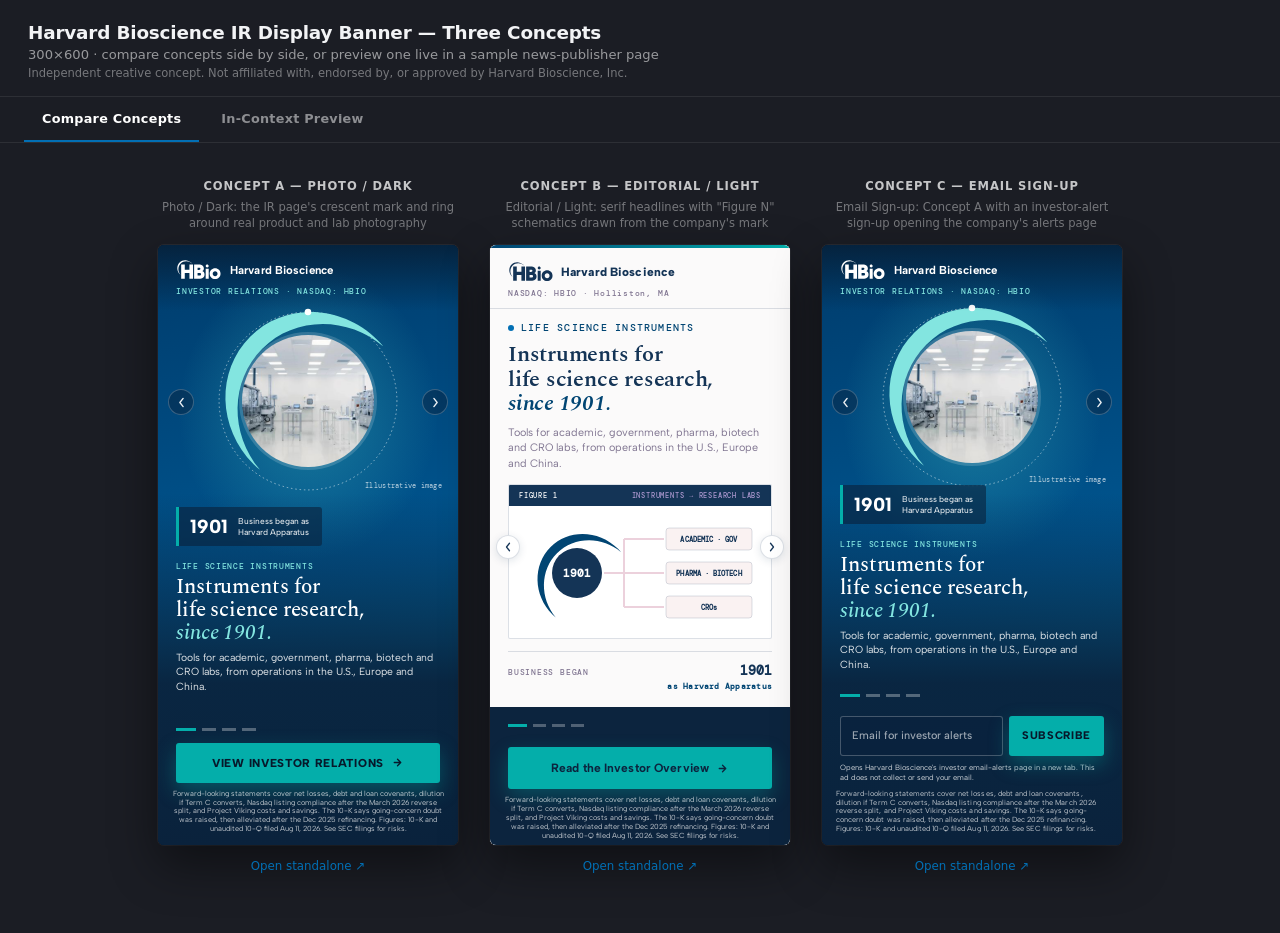
<file: index.html>
<!DOCTYPE html>
<html lang="en">
<head>
<meta name="robots" content="noindex,nofollow">
<meta charset="UTF-8">
<meta name="viewport" content="width=device-width,initial-scale=1">
<meta name="ir-banner-company" content="Harvard Bioscience, Inc.">
<link rel="icon" href="data:,">
<title>Harvard Bioscience IR Banner — Concept Comparison</title>
<style>
  :root { --ui-accent:#026fb4; }
  * { margin:0; padding:0; box-sizing:border-box; }
  html, body {
    height:100%;
    background:#1b1d24;
    font-family:-apple-system, BlinkMacSystemFont, 'Segoe UI', system-ui, sans-serif;
    color:#f2f3f5;
  }
  header {
    padding:22px 28px 16px;
    border-bottom:1px solid rgba(255,255,255,0.08);
  }
  header h1 { font-size:1.15rem; font-weight:700; letter-spacing:-0.01em; }
  header p { margin-top:4px; font-size:0.82rem; color:rgba(255,255,255,0.55); }
  header p.pitch-note { font-size:0.72rem; color:rgba(255,255,255,0.4); }

  /* ---- tabs ---- */
  .tabs {
    display:flex;
    gap:4px;
    padding:0 24px;
    border-bottom:1px solid rgba(255,255,255,0.08);
  }
  .tab-btn {
    background:none;
    border:0;
    font-family:inherit;
    color:rgba(255,255,255,0.5);
    font-size:0.8rem;
    font-weight:700;
    letter-spacing:0.02em;
    padding:14px 18px;
    cursor:pointer;
    border-bottom:2px solid transparent;
    transition:color 0.15s ease;
  }
  .tab-btn:hover { color:rgba(255,255,255,0.8); }
  .tab-btn.active { color:#fff; border-bottom-color:var(--ui-accent); }
  .tab-panel { display:none; }
  .tab-panel.active { display:block; }

  main {
    display:flex;
    flex-wrap:wrap;
    gap:32px;
    justify-content:center;
    padding:36px 24px 60px;
  }
  /* three 300px frames need about 1012px of width; below that, wrap 2 + 1 */
  @media (max-width:1011px) { main { max-width:700px; margin:0 auto; } }
  .col { display:flex; flex-direction:column; align-items:center; gap:14px; }
  .col h2 {
    font-size:0.72rem;
    font-weight:700;
    letter-spacing:0.08em;
    text-transform:uppercase;
    color:rgba(255,255,255,0.75);
  }
  .col .tag {
    max-width:300px;
    min-height:2.8em;
    font-size:0.72rem;
    line-height:1.4;
    text-align:center;
    color:rgba(255,255,255,0.4);
    margin-top:-8px;
  }
  .frame-wrap {
    width:300px;
    height:600px;
    border-radius:6px;
    overflow:hidden;
    box-shadow:0 20px 48px rgba(0,0,0,0.45), 0 0 0 1px rgba(255,255,255,0.06);
    background:#000;
  }
  iframe { width:300px; height:600px; border:0; display:block; }
  .col a {
    font-size:0.74rem;
    color:var(--ui-accent);
    text-decoration:none;
  }
  .col a:hover { text-decoration:underline; }

  /* ---- in-context preview panel ---- */
  .preview-intro {
    text-align:center;
    padding:28px 24px 0;
  }
  .preview-intro p {
    font-size:0.82rem;
    color:rgba(255,255,255,0.55);
    max-width:560px;
    margin:0 auto;
  }
  .concept-switch {
    display:flex;
    flex-wrap:wrap;
    gap:10px;
    justify-content:center;
    padding:18px 24px 0;
  }
  .concept-btn {
    background:rgba(255,255,255,0.06);
    border:1px solid rgba(255,255,255,0.14);
    color:rgba(255,255,255,0.65);
    font-family:inherit;
    font-size:0.76rem;
    font-weight:700;
    letter-spacing:0.02em;
    padding:9px 16px;
    border-radius:20px;
    cursor:pointer;
    transition:all 0.15s ease;
  }
  .concept-btn:hover { border-color:rgba(255,255,255,0.3); }
  .concept-btn.active { background:var(--ui-accent); border-color:var(--ui-accent); color:#0c1015; }

  .preview-wrap {
    max-width:1180px;
    margin:24px auto 12px;
    padding:0 24px;
  }
  .preview-frame-outer {
    border-radius:6px;
    overflow:hidden;
    box-shadow:0 20px 48px rgba(0,0,0,0.45), 0 0 0 1px rgba(255,255,255,0.06);
  }
  #preview-iframe {
    width:100%;
    height:950px;
    border:0;
    display:block;
    background:#fff;
  }
  .preview-footer {
    text-align:center;
    padding:14px 24px 60px;
  }
  .preview-footer a {
    font-size:0.74rem;
    color:var(--ui-accent);
    text-decoration:none;
  }
  .preview-footer a:hover { text-decoration:underline; }
</style>
</head>
<body>

<header>
  <h1>Harvard Bioscience IR Display Banner — Three Concepts</h1>
  <p>300×600 · compare concepts side by side, or preview one live in a sample news-publisher page</p>
  <p class="pitch-note">Independent creative concept. Not affiliated with, endorsed by, or approved by Harvard Bioscience, Inc.</p>
</header>

<div class="tabs">
  <button type="button" class="tab-btn active" data-tab="compare">Compare Concepts</button>
  <button type="button" class="tab-btn" data-tab="preview">In-Context Preview</button>
</div>

<section class="tab-panel active" id="tab-compare">
  <main>
    <div class="col">
      <h2>Concept A — Photo / Dark</h2>
      <span class="tag">Photo / Dark: the IR page&#x27;s crescent mark and ring around real product and lab photography</span>
      <div class="frame-wrap">
        <iframe src="concept-a-photo/index.html" title="Harvard Bioscience banner — photo concept"></iframe>
      </div>
      <a href="concept-a-photo/index.html" target="_blank" rel="noopener">Open standalone ↗</a>
    </div>

    <div class="col">
      <h2>Concept B — Editorial / Light</h2>
      <span class="tag">Editorial / Light: serif headlines with &quot;Figure N&quot; schematics drawn from the company&#x27;s mark</span>
      <div class="frame-wrap">
        <iframe src="concept-b-editorial/index.html" title="Harvard Bioscience banner — editorial concept"></iframe>
      </div>
      <a href="concept-b-editorial/index.html" target="_blank" rel="noopener">Open standalone ↗</a>
    </div>

    <div class="col">
      <h2>Concept C — Email Sign-up</h2>
      <span class="tag">Email Sign-up: Concept A with an investor-alert sign-up opening the company&#x27;s alerts page</span>
      <div class="frame-wrap">
        <iframe src="concept-c-dashboard/index.html" title="Harvard Bioscience banner — email sign-up concept"></iframe>
      </div>
      <a href="concept-c-dashboard/index.html" target="_blank" rel="noopener">Open standalone ↗</a>
    </div>

  </main>
</section>

<section class="tab-panel" id="tab-preview">
  <div class="preview-intro">
    <p>A sample news-publisher article page with the banner dropped into the right-rail ad slot — the way it would actually sit alongside real editorial content. Switch concepts below.</p>
  </div>

  <div class="concept-switch">
    <button type="button" class="concept-btn active" data-concept="a">Concept A — Photo</button>
    <button type="button" class="concept-btn" data-concept="b">Concept B — Editorial</button>
    <button type="button" class="concept-btn" data-concept="c">Concept C — Email Sign-up</button>
  </div>

  <div class="preview-wrap">
    <div class="preview-frame-outer">
      <iframe id="preview-iframe" src="context-preview/news.html?concept=a" title="Harvard Bioscience banner — in-context publisher preview"></iframe>
    </div>
  </div>

  <div class="preview-footer">
    <a id="preview-open-link" href="context-preview/news.html?concept=a" target="_blank" rel="noopener">Open standalone ↗</a>
  </div>
</section>

<script>
  document.querySelectorAll('.tab-btn').forEach(function (btn) {
    btn.addEventListener('click', function () {
      document.querySelectorAll('.tab-btn').forEach(function (b) { b.classList.remove('active') })
      document.querySelectorAll('.tab-panel').forEach(function (p) { p.classList.remove('active') })
      btn.classList.add('active')
      document.getElementById('tab-' + btn.dataset.tab).classList.add('active')
    })
  })

  document.querySelectorAll('.concept-btn').forEach(function (btn) {
    btn.addEventListener('click', function () {
      document.querySelectorAll('.concept-btn').forEach(function (b) { b.classList.remove('active') })
      btn.classList.add('active')
      var url = 'context-preview/news.html?concept=' + btn.dataset.concept
      document.getElementById('preview-iframe').src = url
      document.getElementById('preview-open-link').href = url
    })
  })
</script>

</body>
</html>
</file>
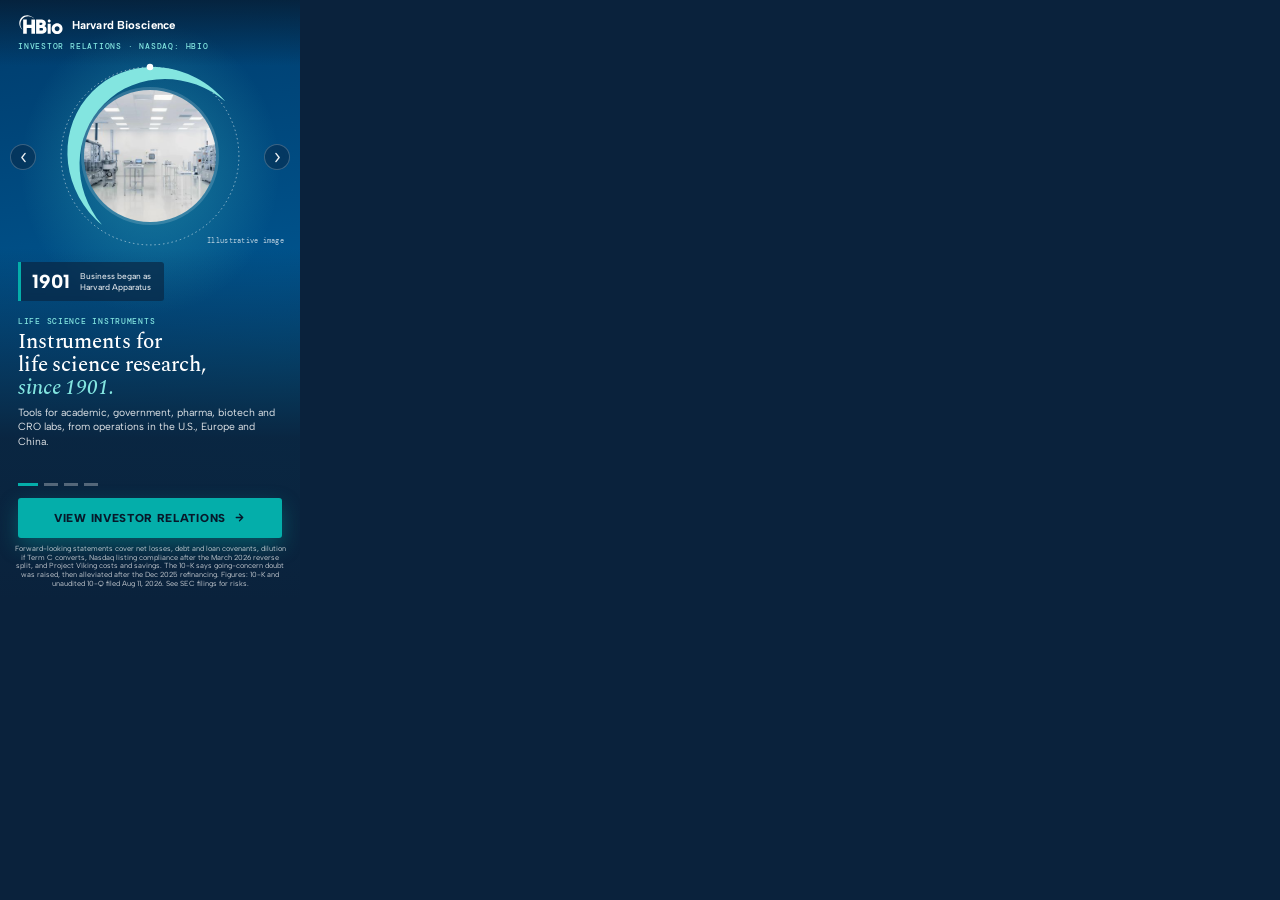
<file: concept-a-photo/index.html>
<!DOCTYPE html>
<html lang="en">
<head>
<meta name="robots" content="noindex,nofollow">
<meta charset="UTF-8">
<meta name="ad.size" content="width=300,height=600">
<meta http-equiv="X-UA-Compatible" content="IE=Edge">
<meta name="viewport" content="width=300,initial-scale=1">
<link rel="icon" href="data:,">
<title>Harvard Bioscience, Inc. — Investor Relations</title>
<link rel="preconnect" href="https://fonts.googleapis.com">
<link rel="preconnect" href="https://fonts.gstatic.com" crossorigin>
<link href="https://fonts.googleapis.com/css2?family=Albert+Sans:wght@400;500;600;700;800&family=DM+Mono:wght@400;500&family=Spectral:ital,wght@0,500;0,600;1,500&display=swap" rel="stylesheet">
<link rel="stylesheet" href="style.css">
</head>
<body>

<!--
  Harvard Bioscience, Inc. — IR display banner, 300x600 — Concept A: Photo / Dark.
  Promotes: https://media-console-group.github.io/harvardbioscience-ir-concept/
  The IR concept page's own hero: the logo crescent drawn large around a circular
  photograph, with a dot travelling a dashed ring (crescent path copied from the
  page's #hero-motif; drawn once in <defs>). Photos are the IR page's own images.
  Floating stat chip, persistent logo/ticker chrome, CTA and a risk-naming
  disclosure; no persistent stat row (net loss, debt and listing notice). Concept C
  is generated from this file (scripts/build_concept_c.py): re-run it after every edit.
  Every slide's copy and figure comes from .tmp/facts.md (10-K, 10-Q).
-->

<div id="banner" aria-label="Harvard Bioscience, Inc. investor relations advertisement">

  <div id="slides">
    <svg class="defs" width="0" height="0" aria-hidden="true" focusable="false"><defs>
      <g id="hb-motif">
        <circle cx="300" cy="300" r="247" fill="none" stroke-width="2.6" stroke-dasharray="2 10" stroke-linecap="round" style="stroke:rgba(255,255,255,.55)"/>
        <path transform="translate(31.2 16.5) scale(2.1)" style="fill:var(--mint)" d="M67.5 65.9c42.7-42.7 112.3-43.3 160.2-3-2.4-2.9-4.9-5.7-7.6-8.4C172.2 6.7 96.7 4.6 51.5 49.9 6.2 95.2 8.3 170.6 56.1 218.5c2.7 2.7 5.5 5.2 8.4 7.6-40.3-47.9-39.7-117.5 3-160.2"/>
      </g>
    </defs></svg>

    <!-- Slide 1 — Overview -->
    <section class="slide" data-index="0">
      <div class="slide-bg motif">
        <svg class="art" viewBox="0 0 600 600" aria-hidden="true"><use href="#hb-motif"/><g class="orbit" style="animation-delay:-1s"><circle cx="300" cy="53" r="9" fill="#fff"/></g></svg>
        <img class="photo" src="assets/photo-1.jpg" alt="A bright cleanroom with automated production equipment">
        <span class="caption">Illustrative image</span>
      </div>
      <div class="slide-scrim-top"></div>
      <div class="slide-scrim-bottom"></div>
      <div class="slide-copy">
        <div class="mid-chip">
          <span class="chip-num">1901</span>
          <span class="chip-label">Business began as<br>Harvard Apparatus</span>
        </div>
        <div class="copy-bottom">
          <div class="kicker">Life science instruments</div>
          <h1>Instruments for<br>life science research,<br><em>since&nbsp;1901.</em></h1>
          <p>Tools for academic, government, pharma, biotech and CRO labs, from operations in the U.S., Europe and China.</p>
        </div>
      </div>
    </section>

    <!-- Slide 2 — Platform / plan -->
    <section class="slide" data-index="1">
      <div class="slide-bg motif">
        <svg class="art" viewBox="0 0 600 600" aria-hidden="true"><use href="#hb-motif"/><g class="orbit" style="animation-delay:-5s"><circle cx="300" cy="53" r="9" fill="#fff"/></g></svg>
        <img class="photo" src="assets/photo-2.jpg" alt="A hand slides a clear 24-well plate into a black recording station labelled Incub8">
      </div>
      <div class="slide-scrim-top"></div>
      <div class="slide-scrim-bottom"></div>
      <div class="slide-copy">
        <div class="mid-chip">
          <span class="chip-num">4<em>&nbsp;pillars</em></span>
          <span class="chip-label">Strategic plan<br>set out in the 10-K</span>
        </div>
        <div class="copy-bottom">
          <div class="kicker">The company's plan</div>
          <h1>From the syringe<br>pump to the<br><em>organoid&nbsp;plate.</em></h1>
          <p>The plan names MeshMEA and Incub8, designed for organoid and tissue recording. Plans, not results.</p>
        </div>
      </div>
    </section>

    <!-- Slide 3 — Project Viking -->
    <section class="slide" data-index="2">
      <div class="slide-bg motif">
        <svg class="art" viewBox="0 0 600 600" aria-hidden="true"><use href="#hb-motif"/><g class="orbit" style="animation-delay:-9s"><circle cx="300" cy="53" r="9" fill="#fff"/></g></svg>
        <img class="photo" src="assets/photo-3.jpg" alt="A worker in a protective suit beside automated production equipment in a cleanroom">
        <span class="caption">Illustrative image</span>
      </div>
      <div class="slide-scrim-top"></div>
      <div class="slide-scrim-bottom"></div>
      <div class="slide-copy">
        <div class="mid-chip">
          <span class="chip-num">~$3M</span>
          <span class="chip-label">Expected 2027 savings<br>(company estimate)</span>
        </div>
        <div class="copy-bottom">
          <div class="kicker">Project Viking · company plan</div>
          <h1>Planning to<br>consolidate<br><em>manufacturing.</em></h1>
          <p>The plan: close Holliston, MA, move U.S. production to Minneapolis. Company expects ~$4M a year from 2028; estimated charges $3.6–4.5M.</p>
        </div>
      </div>
    </section>

    <!-- Slide 4 — Financials -->
    <section class="slide" data-index="3">
      <div class="slide-bg motif">
        <svg class="art" viewBox="0 0 600 600" aria-hidden="true"><use href="#hb-motif"/><g class="orbit" style="animation-delay:-13s"><circle cx="300" cy="53" r="9" fill="#fff"/></g></svg>
        <img class="photo" src="assets/photo-4.jpg" alt="A white and black benchtop spectrophotometer with its lid open">
      </div>
      <div class="slide-scrim-top"></div>
      <div class="slide-scrim-bottom"></div>
      <div class="slide-copy">
        <div class="mid-chip">
          <span class="chip-num">+11.1%</span>
          <span class="chip-label">Q2 2026 revenue<br>to $22.7M</span>
        </div>
        <div class="copy-bottom">
          <div class="kicker">Q2 2026 · 10-Q</div>
          <h1>Revenue up 11.1%<br>in Q2, 3.0% in<br><em>the first half.</em></h1>
          <p>Q2 net loss $2.9M. Cash $6.5M and $40.0M of term-loan principal at Jun 30; Q2 effective interest rate 17.9%.</p>
        </div>
      </div>
    </section>

  </div>

  <!-- Persistent chrome — sits above the rotating slides -->
  <header id="top-bar" class="reveal" data-delay="0">
    <div id="logo">
      <svg class="mark" aria-hidden="true" viewBox="0 0 660.5 301.2"><g fill="#fff"><path d="M192.6 282.7v-81.4H126v81.4H74.1V79.3H126v76.4h66.6V79.3h52v203.4h-52zm67.5 0V79.3h65.2c14.6 0 25.3.8 32.4 2.5 23.1 5.2 42.3 23.1 42.3 50.6s-8.2 32.7-23.6 41.2c22.3 7.7 33.5 23.9 33.5 47.3s-8.2 37.4-23.7 48.1c-15.9 11.3-26.4 13.8-58.6 13.8H260zm70.4-126.2c12.9 0 19.8-5.5 19.8-16.2s-6.6-15.4-19.5-15.4h-20.9v31.6h20.6zm6 80.6c14.6 0 23.6-6.3 23.6-19.5s-8-17.6-23.4-17.6h-26.9v37.1h26.7zm225.2 50.3c-44.1 0-77.9-32.6-77.9-76.9s34.7-76.9 77.9-76.9 77.9 32.6 77.9 76.4-34.4 77.4-77.9 77.4m34.7-76.9c0-19.300-14.600-36.500-34.900-36.500s-34.400 16.700-34.400 36.500 15.100 36.500 34.700 36.500 34.700-17.200 34.700-36.500m-170.200-72.200h43.300V283h-43.300zm43-37.500c0 11.800-9.600 21.400-21.400 21.400s-21.400-9.600-21.400-21.400 9.600-21.400 21.400-21.400 21.400 9.600 21.400 21.400"/><path d="M67.500 65.900c42.700-42.700 112.300-43.300 160.200-3-2.400-2.900-4.900-5.700-7.600-8.400C172.200 6.700 96.700 4.600 51.500 49.900 6.200 95.200 8.300 170.600 56.100 218.500c2.700 2.700 5.500 5.200 8.400 7.600-40.300-47.900-39.700-117.500 3-160.200"/></g></svg>
      <span id="wordmark">Harvard Bioscience</span>
    </div>
    <div id="eyebrow">INVESTOR&nbsp;RELATIONS&nbsp;·&nbsp;NASDAQ:&nbsp;HBIO</div>
  </header>

  <button type="button" class="nav-arrow" id="arrow-prev" aria-label="Previous slide">
    <svg viewBox="0 0 16 16"><path d="M10 3 6 8l4 5" stroke="currentColor" stroke-width="1.7" fill="none" stroke-linecap="round" stroke-linejoin="round"/></svg>
  </button>
  <button type="button" class="nav-arrow" id="arrow-next" aria-label="Next slide">
    <svg viewBox="0 0 16 16"><path d="M6 3l4 5-4 5" stroke="currentColor" stroke-width="1.7" fill="none" stroke-linecap="round" stroke-linejoin="round"/></svg>
  </button>

  <div id="bottom-fixed" class="reveal" data-delay="4">
    <div id="dots" role="tablist" aria-label="Slide selector">
      <button class="dot active" data-index="0" aria-label="Slide 1: Overview"></button>
      <button class="dot" data-index="1" aria-label="Slide 2: The plan"></button>
      <button class="dot" data-index="2" aria-label="Slide 3: Project Viking"></button>
      <button class="dot" data-index="3" aria-label="Slide 4: Financials"></button>
    </div>

    <a href="#" id="cta">
      <span>View Investor Relations</span>
      <svg viewBox="0 0 16 16" id="cta-arrow" aria-hidden="true"><path d="M4 8h8M8 4l4 4-4 4" stroke="currentColor" stroke-width="1.6" fill="none" stroke-linecap="round" stroke-linejoin="round"/></svg>
    </a>
    <p id="disclosure">Forward-looking statements cover net losses, debt and loan covenants, dilution if Term C converts, Nasdaq listing compliance after the March 2026 reverse split, and Project Viking costs and savings. The 10-K says going-concern doubt was raised, then alleviated after the Dec 2025 refinancing. Figures: 10-K and unaudited 10-Q filed Aug 11, 2026. See SEC filings for risks.</p>
  </div>

  <!-- Standard HTML5-ad click-tag plumbing -->
  <div id="click-tag-wrapper"></div>
</div>

<script src="script.js"></script>
</body>
</html>
</file>
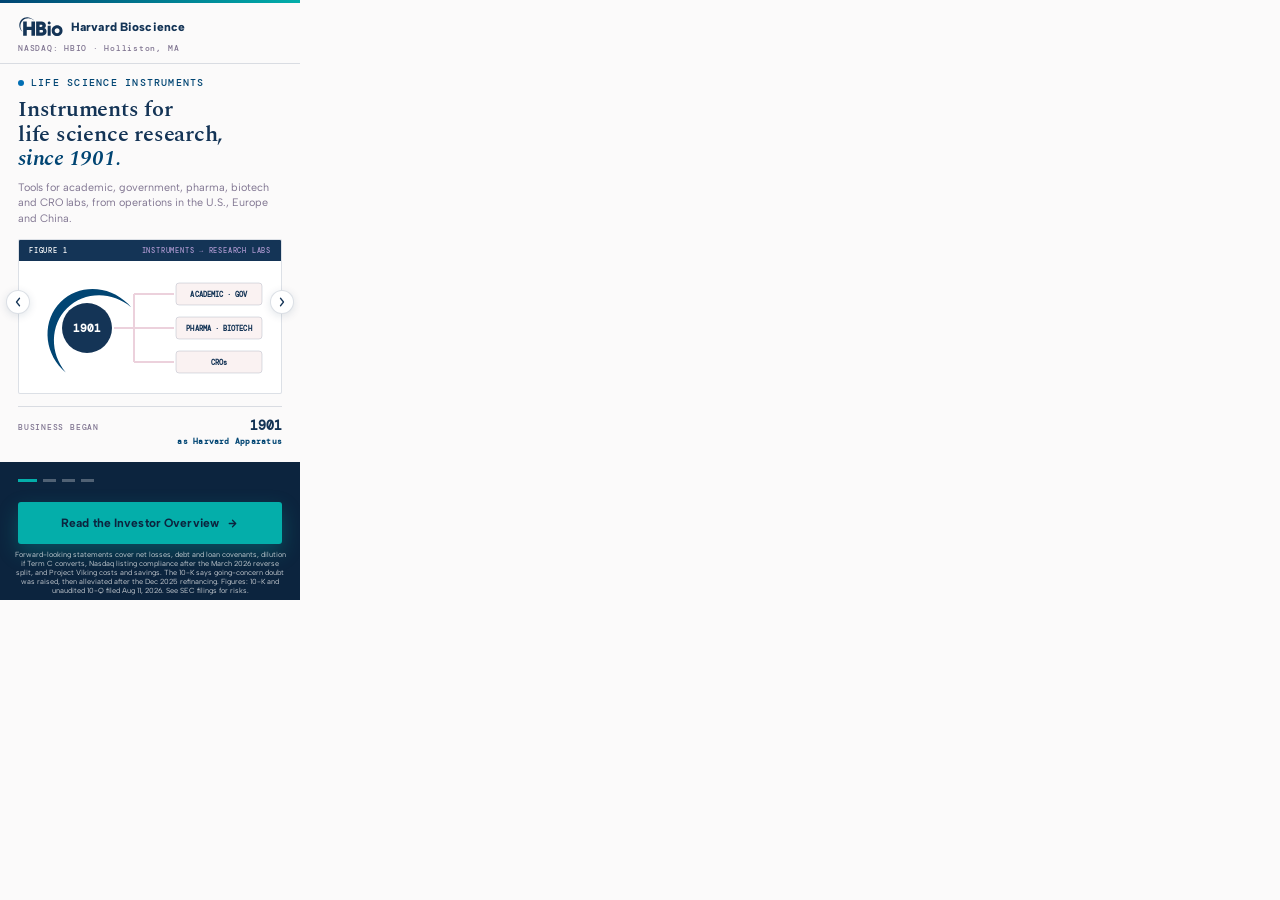
<file: concept-b-editorial/index.html>
<!DOCTYPE html>
<html lang="en">
<head>
<meta name="robots" content="noindex,nofollow">
<meta charset="UTF-8">
<meta name="ad.size" content="width=300,height=600">
<meta http-equiv="X-UA-Compatible" content="IE=Edge">
<meta name="viewport" content="width=300,initial-scale=1">
<link rel="icon" href="data:,">
<title>Harvard Bioscience, Inc. — Investor Overview</title>
<link rel="preconnect" href="https://fonts.googleapis.com">
<link rel="preconnect" href="https://fonts.gstatic.com" crossorigin>
<link href="https://fonts.googleapis.com/css2?family=Spectral:ital,wght@0,500;0,600;1,500;1,600&family=Albert+Sans:wght@400;500;600;700;800&family=DM+Mono:wght@400;500&display=swap" rel="stylesheet">
<link rel="stylesheet" href="style.css">
</head>
<body>

<!--
  Harvard Bioscience, Inc. — IR display banner, 300x600 — Concept B: Editorial / Light.
  Promotes: https://media-console-group.github.io/harvardbioscience-ir-concept/
  Annual-report styling on the IR concept page's light stock: Spectral headlines, mono figure
  captions, one inline-SVG "Figure N" schematic per slide (same line weight and colours), dark
  closing CTA band. Figure 1 is drawn from the logo's crescent; Figure 4 is drawn to the 10-Q's
  figures (bar height = value on one scale). Copy and figures come from .tmp/facts.md.
-->

<div id="banner" aria-label="Harvard Bioscience, Inc. investor relations advertisement">

  <div id="top-rule"></div>

  <header id="top-bar" class="reveal" data-delay="0">
    <div id="logo">
      <svg class="mark" aria-hidden="true" viewBox="0 0 660.5 301.2"><g fill="#143456"><path d="M192.6 282.7v-81.4H126v81.4H74.1V79.3H126v76.4h66.6V79.3h52v203.4h-52zm67.5 0V79.3h65.2c14.6 0 25.3.8 32.4 2.5 23.1 5.2 42.3 23.1 42.3 50.6s-8.2 32.7-23.6 41.2c22.3 7.7 33.5 23.9 33.5 47.3s-8.2 37.4-23.7 48.1c-15.9 11.3-26.4 13.8-58.6 13.8H260zm70.4-126.2c12.9 0 19.8-5.5 19.8-16.2s-6.6-15.4-19.5-15.4h-20.9v31.6h20.6zm6 80.6c14.6 0 23.6-6.3 23.6-19.5s-8-17.6-23.4-17.6h-26.9v37.1h26.7zm225.2 50.3c-44.1 0-77.9-32.6-77.9-76.9s34.7-76.9 77.9-76.9 77.9 32.6 77.9 76.4-34.4 77.4-77.9 77.4m34.7-76.9c0-19.3-14.6-36.5-34.9-36.5s-34.4 16.7-34.4 36.5 15.1 36.5 34.7 36.5 34.7-17.2 34.7-36.5m-170.2-72.2h43.3V283h-43.300zm43-37.500c0 11.800-9.600 21.400-21.400 21.400s-21.400-9.600-21.400-21.400 9.600-21.400 21.400-21.400 21.400 9.600 21.400 21.400"/><path d="M67.5 65.9c42.7-42.7 112.3-43.3 160.2-3-2.4-2.9-4.9-5.7-7.6-8.4C172.2 6.7 96.7 4.6 51.5 49.9 6.2 95.2 8.3 170.6 56.1 218.500c2.7 2.7 5.5 5.2 8.4 7.6-40.3-47.9-39.7-117.5 3-160.2"/></g></svg>
      <span id="wordmark">Harvard Bioscience</span>
    </div>
    <div id="masthead">NASDAQ:&nbsp;HBIO&nbsp;·&nbsp;Holliston,&nbsp;MA</div>
  </header>

  <div id="slides">

    <!-- Slide 1 — Cover -->
    <section class="slide" data-index="0">
      <div class="slide-copy">
        <p class="eyebrow">Life science instruments</p>
        <h1>Instruments for<br>life science research,<br><em>since&nbsp;1901.</em></h1>
        <p class="lead">Tools for academic, government, pharma, biotech and CRO labs, from operations in the U.S., Europe and China.</p>

        <figure class="fig-card">
          <div class="fig-bar"><span>Figure 1</span><span>Instruments → research labs</span></div>
          <div class="fig-body">
            <svg viewBox="0 0 240 118">
              <g transform="translate(10 12) scale(.4)"><path class="fig-crescent" d="M67.5 65.9c42.7-42.7 112.3-43.3 160.2-3-2.4-2.9-4.9-5.7-7.6-8.4C172.2 6.7 96.7 4.6 51.5 49.9 6.2 95.2 8.3 170.6 56.1 218.5c2.7 2.7 5.5 5.2 8.4 7.6-40.3-47.9-39.7-117.5 3-160.2"/></g>
              <circle class="fig-ring" cx="57" cy="58" r="25"/>
              <text class="fig-ring-t" x="57" y="62" text-anchor="middle">1901</text>
              <path class="fig-ghost" d="M84 58 H104 M104 24 V92 M104 24 H144 M104 58 H144 M104 92 H144"/>
              <g class="fig-step sm">
                <rect x="146" y="13" width="86" height="22" rx="3"/><text x="189" y="27" text-anchor="middle">ACADEMIC · GOV</text>
                <rect x="146" y="47" width="86" height="22" rx="3"/><text x="189" y="61" text-anchor="middle">PHARMA · BIOTECH</text>
                <rect x="146" y="81" width="86" height="22" rx="3"/><text x="189" y="95" text-anchor="middle">CROs</text>
              </g>
            </svg>
          </div>
        </figure>

        <div class="kf">
          <dt>Business began</dt>
          <dd>1901 <em>as Harvard Apparatus</em></dd>
        </div>
      </div>
    </section>

    <!-- Slide 2 — The plan -->
    <section class="slide" data-index="1">
      <div class="slide-copy">
        <p class="eyebrow">Fig. 02 · The plan</p>
        <h1>From the syringe<br>pump to the<br><em>organoid&nbsp;plate.</em></h1>
        <p class="lead">The 10-K plan names MeshMEA and Incub8, designed for organoid and tissue recording. Plans, not results.</p>

        <figure class="fig-card">
          <div class="fig-bar"><span>Figure 2</span><span>The translational bridge</span></div>
          <div class="fig-body">
            <svg viewBox="0 0 240 118">
              <line class="fig-base" x1="10" y1="96" x2="230" y2="96"/>
              <path class="fig-mark a" d="M32 70 C60 8 180 8 208 70"/>
              <g class="fig-node"><rect x="8" y="70" width="48" height="26" rx="2.4"/><rect x="184" y="70" width="48" height="26" rx="2.4"/></g>
              <text class="fig-node-t" x="32" y="86" text-anchor="middle">IN VIVO</text>
              <text class="fig-node-t" x="208" y="86" text-anchor="middle">ORGANOID</text>
              <text class="fig-cap" x="120" y="56" text-anchor="middle">TRANSLATIONAL BRIDGE</text>
              <text class="fig-cap" x="120" y="112" text-anchor="middle">LAB RESEARCH → HUMAN CLINICAL SUCCESS</text>
            </svg>
          </div>
        </figure>

        <div class="kf">
          <dt>Strategic plan</dt>
          <dd>4 pillars <em>10-K · a plan, not results</em></dd>
        </div>
      </div>
    </section>

    <!-- Slide 3 — Project Viking -->
    <section class="slide" data-index="2">
      <div class="slide-copy">
        <p class="eyebrow">Fig. 03 · Project Viking</p>
        <h1>Planning to<br>consolidate<br><em>manufacturing.</em></h1>
        <p class="lead">Company expects ~$3M of savings in 2027 and ~$4M a year from 2028, against estimated restructuring charges of $3.6–4.5M.</p>

        <figure class="fig-card">
          <div class="fig-bar"><span>Figure 3</span><span>Where production moves</span></div>
          <div class="fig-body">
            <svg viewBox="0 0 250 118">
              <g class="fig-step">
                <rect x="6" y="42" width="66" height="34" rx="4"/>
                <text x="39" y="57" text-anchor="middle">HOLLISTON,</text>
                <text x="39" y="69" text-anchor="middle">MA</text>
              </g>
              <path class="fig-arrow" d="M73 59 H88 M88 30 V88 M88 30 H104 M98 24 L104 30 L98 36 M88 88 H104 M98 82 L104 88 L98 94"/>
              <g class="fig-step accent">
                <rect x="108" y="12" width="136" height="36" rx="4"/>
                <text x="176" y="27" text-anchor="middle">MINNEAPOLIS, MN</text>
                <text class="sub" x="176" y="40" text-anchor="middle">U.S. PRODUCTION</text>
              </g>
              <g class="fig-step sm">
                <rect x="108" y="70" width="136" height="36" rx="4"/>
                <text x="176" y="85" text-anchor="middle">GERMANY · SWEDEN · UK</text>
                <text class="sub" x="176" y="98" text-anchor="middle">SOME OPERATIONS</text>
              </g>
            </svg>
          </div>
        </figure>

        <div class="kf">
          <dt>Expected savings</dt>
          <dd>~$3M <em>2027 · company estimate</em></dd>
        </div>
      </div>
    </section>

    <!-- Slide 4 — Financials -->
    <section class="slide" data-index="3">
      <div class="slide-copy">
        <p class="eyebrow">Fig. 04 · Q2 2026 revenue</p>
        <h1>Revenue up 11.1%<br>in Q2, 3.0% in<br><em>the first half.</em></h1>
        <p class="lead">Q2 net loss $2.9M. Cash $6.5M and $40.0M of term-loan principal at Jun 30; Q2 effective interest rate 17.9%.</p>

        <figure class="fig-card">
          <div class="fig-bar"><span>Figure 4</span><span>Revenue, 2025 vs 2026 · unaudited</span></div>
          <div class="fig-body">
            <svg viewBox="0 0 240 118">
              <line class="fig-base" x1="14" y1="88" x2="226" y2="88"/>
              <!-- one scale: 1.6px per $1M. Q2: 20.450 / 22.727; first half: 42.224 / 43.482 -->
              <rect class="fig-bar-prior" x="26" y="55.3" width="28" height="32.7"/>
              <text class="fig-bar-label" x="40" y="49" text-anchor="middle">$20.5M</text>
              <rect class="fig-bar-now" x="70" y="51.6" width="28" height="36.4"/>
              <text class="fig-bar-label strong" x="84" y="45" text-anchor="middle">$22.7M</text>
              <rect class="fig-bar-prior" x="134" y="20.4" width="28" height="67.6"/>
              <text class="fig-bar-label" x="148" y="14" text-anchor="middle">$42.2M</text>
              <rect class="fig-bar-now" x="178" y="18.4" width="28" height="69.6"/>
              <text class="fig-bar-label strong" x="192" y="12" text-anchor="middle">$43.5M</text>
              <text class="fig-bar-year" x="40" y="99" text-anchor="middle">2025</text>
              <text class="fig-bar-year" x="84" y="99" text-anchor="middle">2026</text>
              <text class="fig-bar-year" x="148" y="99" text-anchor="middle">2025</text>
              <text class="fig-bar-year" x="192" y="99" text-anchor="middle">2026</text>
              <text class="fig-cap" x="62" y="112" text-anchor="middle">SECOND QUARTER</text>
              <text class="fig-cap" x="170" y="112" text-anchor="middle">FIRST HALF</text>
            </svg>
          </div>
        </figure>

        <div class="kf">
          <dt>Q2 revenue</dt>
          <dd>+11.1% <em>to $22.7M · first half +3.0%</em></dd>
        </div>
      </div>
    </section>

  </div>

  <button type="button" class="nav-arrow" id="arrow-prev" aria-label="Previous slide">
    <svg viewBox="0 0 16 16"><path d="M10 3 6 8l4 5" stroke="currentColor" stroke-width="1.7" fill="none" stroke-linecap="round" stroke-linejoin="round"/></svg>
  </button>
  <button type="button" class="nav-arrow" id="arrow-next" aria-label="Next slide">
    <svg viewBox="0 0 16 16"><path d="M6 3l4 5-4 5" stroke="currentColor" stroke-width="1.7" fill="none" stroke-linecap="round" stroke-linejoin="round"/></svg>
  </button>

  <div id="dots" class="reveal" role="tablist" aria-label="Slide selector">
    <button class="dot active" data-index="0" aria-label="Slide 1: Cover"></button>
    <button class="dot" data-index="1" aria-label="Slide 2: The plan"></button>
    <button class="dot" data-index="2" aria-label="Slide 3: Project Viking"></button>
    <button class="dot" data-index="3" aria-label="Slide 4: Financials"></button>
  </div>

  <div id="bottom-fixed" class="reveal" data-delay="1">
    <a href="#" id="cta">
      <span>Read the Investor Overview</span>
      <svg viewBox="0 0 16 16" id="cta-arrow" aria-hidden="true"><path d="M4 8h8M8 4l4 4-4 4" stroke="currentColor" stroke-width="1.6" fill="none" stroke-linecap="round" stroke-linejoin="round"/></svg>
    </a>
    <div id="fls">Forward-looking statements cover net losses, debt and loan covenants, dilution if Term C converts, Nasdaq listing compliance after the March 2026 reverse split, and Project Viking costs and savings. The 10-K says going-concern doubt was raised, then alleviated after the Dec 2025 refinancing. Figures: 10-K and unaudited 10-Q filed Aug 11, 2026. See SEC filings for risks.</div>
  </div>

  <!-- Standard HTML5-ad click-tag plumbing -->
  <div id="click-tag-wrapper"></div>
</div>

<script src="script.js"></script>
</body>
</html>
</file>
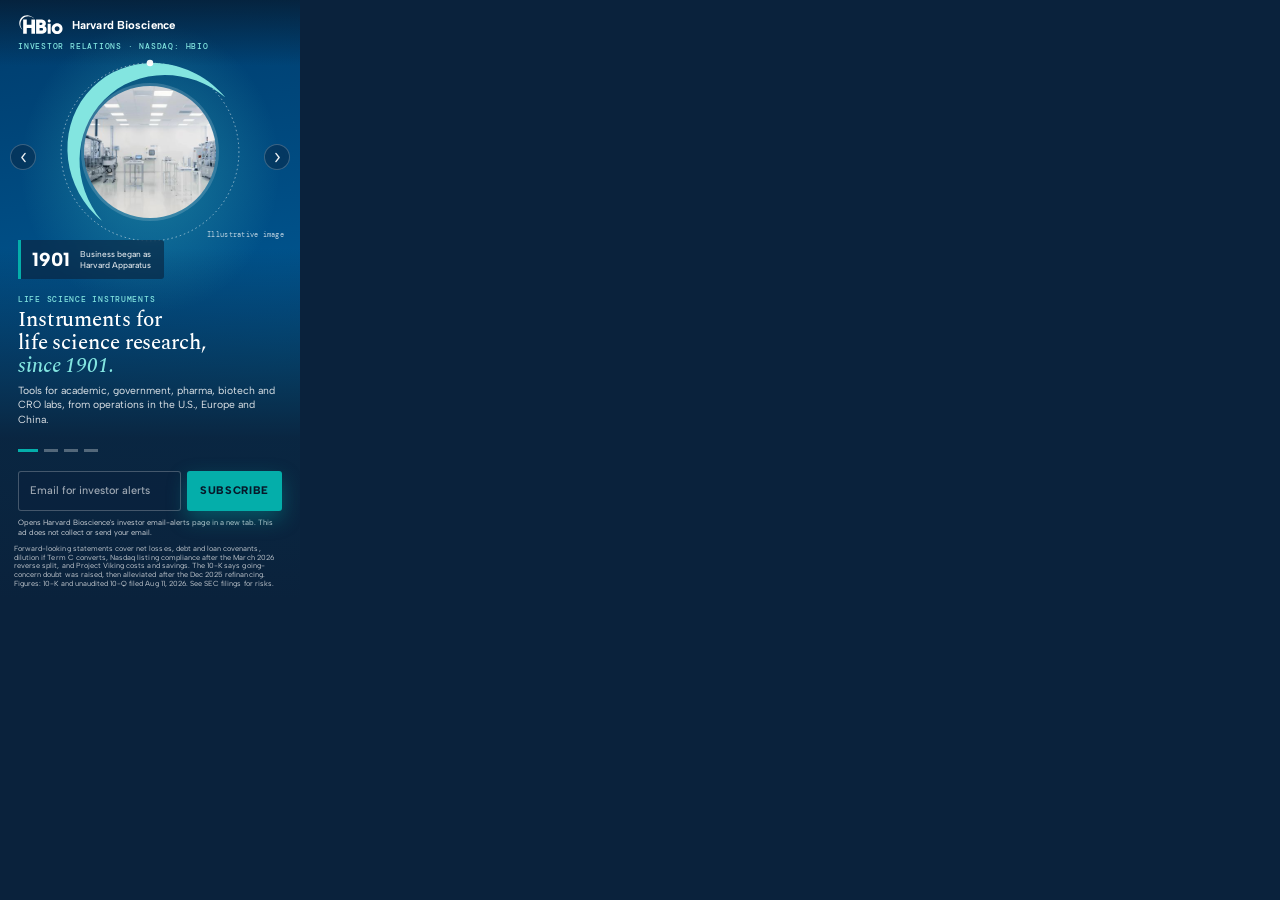
<file: concept-c-dashboard/index.html>
<!DOCTYPE html>
<html lang="en">
<head>
<meta name="robots" content="noindex,nofollow">
<meta charset="UTF-8">
<meta name="ad.size" content="width=300,height=600">
<meta http-equiv="X-UA-Compatible" content="IE=Edge">
<meta name="viewport" content="width=300,initial-scale=1">
<link rel="icon" href="data:,">
<title>Harvard Bioscience, Inc. — Investor Alerts</title>
<link rel="preconnect" href="https://fonts.googleapis.com">
<link rel="preconnect" href="https://fonts.gstatic.com" crossorigin>
<link href="https://fonts.googleapis.com/css2?family=Albert+Sans:wght@400;500;600;700;800&family=DM+Mono:wght@400;500&family=Spectral:ital,wght@0,500;0,600;1,500&display=swap" rel="stylesheet">
<link rel="stylesheet" href="style.css">
</head>
<body>
<!-- GENERATED by build_concept_c.py from ../concept-a-photo/ (a-fingerprint: bc49ffc5973a).
     Don't edit this file: edit Concept A and re-run the script. -->


<!--
  Harvard Bioscience, Inc. — IR display banner, 300x600 — Concept C (Concept A + email sign-up): Photo / Dark.
  Promotes: https://media-console-group.github.io/harvardbioscience-ir-concept/
  The IR concept page's own hero: the logo crescent drawn large around a circular
  photograph, with a dot travelling a dashed ring (crescent path copied from the
  page's #hero-motif; drawn once in <defs>). Photos are the IR page's own images.
  Floating stat chip, persistent logo/ticker chrome, CTA and a risk-naming
  disclosure; no persistent stat row (net loss, debt and listing notice). Concept C
  is generated from this file (scripts/build_concept_c.py): re-run it after every edit.
  Every slide's copy and figure comes from .tmp/facts.md (10-K, 10-Q).
-->

<div id="banner" aria-label="Harvard Bioscience, Inc. investor relations advertisement with investor email alerts sign-up">

  <div id="slides">
    <svg class="defs" width="0" height="0" aria-hidden="true" focusable="false"><defs>
      <g id="hb-motif">
        <circle cx="300" cy="300" r="247" fill="none" stroke-width="2.6" stroke-dasharray="2 10" stroke-linecap="round" style="stroke:rgba(255,255,255,.55)"/>
        <path transform="translate(31.2 16.5) scale(2.1)" style="fill:var(--mint)" d="M67.5 65.9c42.7-42.7 112.3-43.3 160.2-3-2.4-2.9-4.9-5.7-7.6-8.4C172.2 6.7 96.7 4.6 51.5 49.9 6.2 95.2 8.3 170.6 56.1 218.5c2.7 2.7 5.5 5.2 8.4 7.6-40.3-47.9-39.7-117.5 3-160.2"/>
      </g>
    </defs></svg>

    <!-- Slide 1 — Overview -->
    <section class="slide" data-index="0">
      <div class="slide-bg motif">
        <svg class="art" viewBox="0 0 600 600" aria-hidden="true"><use href="#hb-motif"/><g class="orbit" style="animation-delay:-1s"><circle cx="300" cy="53" r="9" fill="#fff"/></g></svg>
        <img class="photo" src="assets/photo-1.jpg" alt="A bright cleanroom with automated production equipment">
        <span class="caption">Illustrative image</span>
      </div>
      <div class="slide-scrim-top"></div>
      <div class="slide-scrim-bottom"></div>
      <div class="slide-copy">
        <div class="mid-chip">
          <span class="chip-num">1901</span>
          <span class="chip-label">Business began as<br>Harvard Apparatus</span>
        </div>
        <div class="copy-bottom">
          <div class="kicker">Life science instruments</div>
          <h1>Instruments for<br>life science research,<br><em>since&nbsp;1901.</em></h1>
          <p>Tools for academic, government, pharma, biotech and CRO labs, from operations in the U.S., Europe and China.</p>
        </div>
      </div>
    </section>

    <!-- Slide 2 — Platform / plan -->
    <section class="slide" data-index="1">
      <div class="slide-bg motif">
        <svg class="art" viewBox="0 0 600 600" aria-hidden="true"><use href="#hb-motif"/><g class="orbit" style="animation-delay:-5s"><circle cx="300" cy="53" r="9" fill="#fff"/></g></svg>
        <img class="photo" src="assets/photo-2.jpg" alt="A hand slides a clear 24-well plate into a black recording station labelled Incub8">
      </div>
      <div class="slide-scrim-top"></div>
      <div class="slide-scrim-bottom"></div>
      <div class="slide-copy">
        <div class="mid-chip">
          <span class="chip-num">4<em>&nbsp;pillars</em></span>
          <span class="chip-label">Strategic plan<br>set out in the 10-K</span>
        </div>
        <div class="copy-bottom">
          <div class="kicker">The company's plan</div>
          <h1>From the syringe<br>pump to the<br><em>organoid&nbsp;plate.</em></h1>
          <p>The plan names MeshMEA and Incub8, designed for organoid and tissue recording. Plans, not results.</p>
        </div>
      </div>
    </section>

    <!-- Slide 3 — Project Viking -->
    <section class="slide" data-index="2">
      <div class="slide-bg motif">
        <svg class="art" viewBox="0 0 600 600" aria-hidden="true"><use href="#hb-motif"/><g class="orbit" style="animation-delay:-9s"><circle cx="300" cy="53" r="9" fill="#fff"/></g></svg>
        <img class="photo" src="assets/photo-3.jpg" alt="A worker in a protective suit beside automated production equipment in a cleanroom">
        <span class="caption">Illustrative image</span>
      </div>
      <div class="slide-scrim-top"></div>
      <div class="slide-scrim-bottom"></div>
      <div class="slide-copy">
        <div class="mid-chip">
          <span class="chip-num">~$3M</span>
          <span class="chip-label">Expected 2027 savings<br>(company estimate)</span>
        </div>
        <div class="copy-bottom">
          <div class="kicker">Project Viking · company plan</div>
          <h1>Planning to<br>consolidate<br><em>manufacturing.</em></h1>
          <p>The plan: close Holliston, MA, move U.S. production to Minneapolis. Company expects ~$4M a year from 2028; estimated charges $3.6–4.5M.</p>
        </div>
      </div>
    </section>

    <!-- Slide 4 — Financials -->
    <section class="slide" data-index="3">
      <div class="slide-bg motif">
        <svg class="art" viewBox="0 0 600 600" aria-hidden="true"><use href="#hb-motif"/><g class="orbit" style="animation-delay:-13s"><circle cx="300" cy="53" r="9" fill="#fff"/></g></svg>
        <img class="photo" src="assets/photo-4.jpg" alt="A white and black benchtop spectrophotometer with its lid open">
      </div>
      <div class="slide-scrim-top"></div>
      <div class="slide-scrim-bottom"></div>
      <div class="slide-copy">
        <div class="mid-chip">
          <span class="chip-num">+11.1%</span>
          <span class="chip-label">Q2 2026 revenue<br>to $22.7M</span>
        </div>
        <div class="copy-bottom">
          <div class="kicker">Q2 2026 · 10-Q</div>
          <h1>Revenue up 11.1%<br>in Q2, 3.0% in<br><em>the first half.</em></h1>
          <p>Q2 net loss $2.9M. Cash $6.5M and $40.0M of term-loan principal at Jun 30; Q2 effective interest rate 17.9%.</p>
        </div>
      </div>
    </section>

  </div>

  <!-- Persistent chrome — sits above the rotating slides -->
  <header id="top-bar" class="reveal" data-delay="0">
    <div id="logo">
      <svg class="mark" aria-hidden="true" viewBox="0 0 660.5 301.2"><g fill="#fff"><path d="M192.6 282.7v-81.4H126v81.4H74.1V79.3H126v76.4h66.6V79.3h52v203.4h-52zm67.5 0V79.3h65.2c14.6 0 25.3.8 32.4 2.5 23.1 5.2 42.3 23.1 42.3 50.6s-8.2 32.7-23.6 41.2c22.3 7.7 33.5 23.9 33.5 47.3s-8.2 37.4-23.7 48.1c-15.9 11.3-26.4 13.8-58.6 13.8H260zm70.4-126.2c12.9 0 19.8-5.5 19.8-16.2s-6.6-15.4-19.5-15.4h-20.9v31.6h20.6zm6 80.6c14.6 0 23.6-6.3 23.6-19.5s-8-17.6-23.4-17.6h-26.9v37.1h26.7zm225.2 50.3c-44.1 0-77.9-32.6-77.9-76.9s34.7-76.9 77.9-76.9 77.9 32.6 77.9 76.4-34.4 77.4-77.9 77.4m34.7-76.9c0-19.300-14.600-36.500-34.900-36.500s-34.400 16.700-34.400 36.500 15.100 36.500 34.700 36.500 34.700-17.200 34.700-36.500m-170.200-72.200h43.300V283h-43.300zm43-37.500c0 11.800-9.600 21.400-21.400 21.400s-21.400-9.600-21.400-21.400 9.600-21.400 21.400-21.400 21.400 9.600 21.400 21.400"/><path d="M67.500 65.900c42.700-42.700 112.300-43.300 160.200-3-2.400-2.900-4.900-5.700-7.600-8.400C172.200 6.700 96.700 4.600 51.500 49.900 6.200 95.200 8.300 170.600 56.100 218.500c2.700 2.700 5.500 5.200 8.400 7.600-40.300-47.900-39.700-117.500 3-160.200"/></g></svg>
      <span id="wordmark">Harvard Bioscience</span>
    </div>
    <div id="eyebrow">INVESTOR&nbsp;RELATIONS&nbsp;·&nbsp;NASDAQ:&nbsp;HBIO</div>
  </header>

  <button type="button" class="nav-arrow" id="arrow-prev" aria-label="Previous slide">
    <svg viewBox="0 0 16 16"><path d="M10 3 6 8l4 5" stroke="currentColor" stroke-width="1.7" fill="none" stroke-linecap="round" stroke-linejoin="round"/></svg>
  </button>
  <button type="button" class="nav-arrow" id="arrow-next" aria-label="Next slide">
    <svg viewBox="0 0 16 16"><path d="M6 3l4 5-4 5" stroke="currentColor" stroke-width="1.7" fill="none" stroke-linecap="round" stroke-linejoin="round"/></svg>
  </button>

  <div id="bottom-fixed" class="reveal" data-delay="4">
    <div id="dots" role="tablist" aria-label="Slide selector">
      <button class="dot active" data-index="0" aria-label="Slide 1: Overview"></button>
      <button class="dot" data-index="1" aria-label="Slide 2: The plan"></button>
      <button class="dot" data-index="2" aria-label="Slide 3: Project Viking"></button>
      <button class="dot" data-index="3" aria-label="Slide 4: Financials"></button>
    </div>

    <!-- In-banner mailing-list sign-up, in the slot A uses for its CTA.
         Submits to SIGNUP_ENDPOINT in script.js; the error message swaps
         in for the consent line and the success state swaps in over the
         input row, so nothing shifts. -->
    <form id="signup" novalidate>
      <label class="sr-only" for="signup-email">Email address for Harvard Bioscience investor alerts</label>
      <div id="signup-row">
        <input type="email" id="signup-email" name="email" placeholder="Email for investor alerts" autocomplete="email" inputmode="email" spellcheck="false" required>
        <button type="submit" id="signup-btn">Subscribe</button>
        <div id="signup-done" aria-hidden="true">
          <svg viewBox="0 0 16 16" aria-hidden="true"><path d="M5 11 11 5M6.2 5H11v4.8" stroke="currentColor" stroke-width="1.8" fill="none" stroke-linecap="round" stroke-linejoin="round"/></svg>
          <span id="signup-done-text">Opened in a new tab: enter your email there.</span>
        </div>
      </div>
      <p id="signup-consent">Opens Harvard Bioscience's investor email-alerts page in a new tab. This ad does not collect or send your email.</p>
      <p id="signup-msg" role="status" aria-live="polite"></p>
      <p id="fls-line">Forward-looking statements cover net losses, debt and loan covenants, dilution if Term C converts, Nasdaq listing compliance after the March 2026 reverse split, and Project Viking costs and savings. The 10-K says going-concern doubt was raised, then alleviated after the Dec 2025 refinancing. Figures: 10-K and unaudited 10-Q filed Aug 11, 2026. See SEC filings for risks.</p>
    </form>
  </div>

  <!-- Standard HTML5-ad click-tag plumbing -->
  <div id="click-tag-wrapper"></div>
</div>

<script src="script.js"></script>
</body>
</html>
</file>
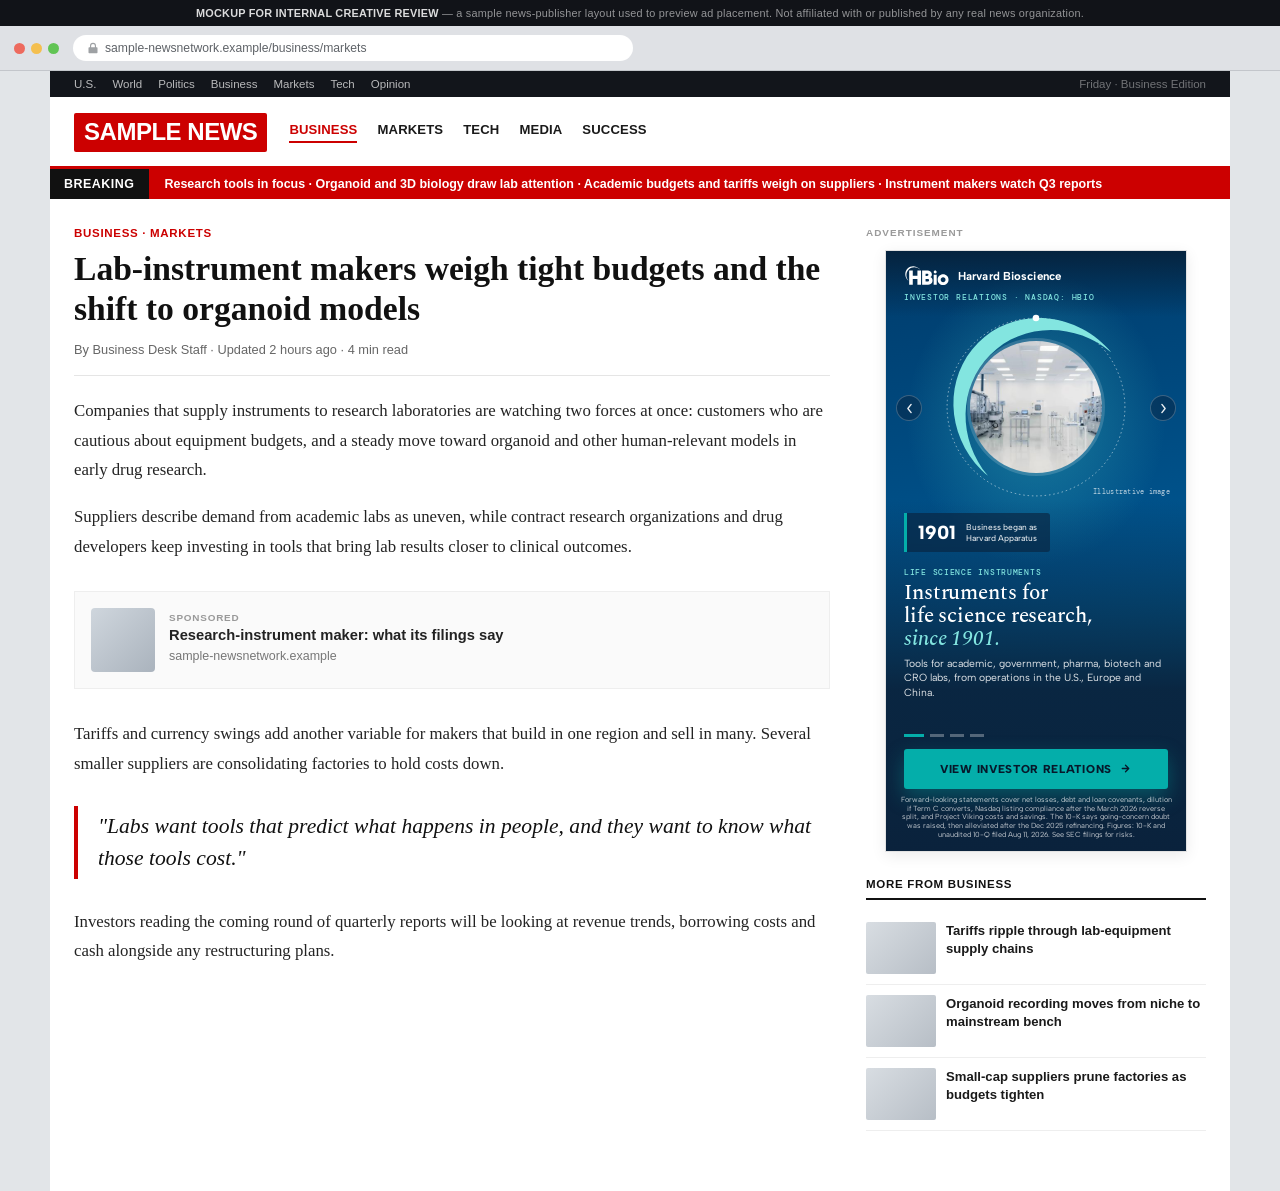
<file: context-preview/news.html>
<!DOCTYPE html>
<html lang="en">
<head>
<meta name="robots" content="noindex,nofollow">
<meta charset="UTF-8">
<meta name="viewport" content="width=device-width,initial-scale=1">
<title>In-Context Preview — Sample News Publisher Page</title>
<link rel="icon" href="data:,">
<style>
  * { margin:0; padding:0; box-sizing:border-box; }
  html, body { background:#e2e5e8; font-family:Helvetica, Arial, sans-serif; }

  /* ---- disclaimer strip ---- */
  #disclaimer {
    background:#111318;
    color:rgba(255,255,255,0.55);
    font-size:0.68rem;
    letter-spacing:0.02em;
    text-align:center;
    padding:7px 12px;
  }
  #disclaimer strong { color:rgba(255,255,255,0.85); }

  /* ---- fake browser chrome ---- */
  #browser-chrome {
    background:#dfe1e5;
    border-bottom:1px solid #c3c6cb;
    padding:9px 14px;
    display:flex;
    align-items:center;
    gap:14px;
  }
  #traffic-lights { display:flex; gap:6px; flex:0 0 auto; }
  #traffic-lights span { width:11px; height:11px; border-radius:50%; display:inline-block; }
  #traffic-lights span:nth-child(1){ background:#ed6a5e; }
  #traffic-lights span:nth-child(2){ background:#f4bf4f; }
  #traffic-lights span:nth-child(3){ background:#61c454; }
  #url-bar {
    flex:1 1 auto;
    background:#fff;
    border-radius:14px;
    padding:6px 14px;
    font-size:0.76rem;
    color:#5f6368;
    display:flex;
    align-items:center;
    gap:6px;
    max-width:560px;
  }
  #url-bar svg { flex:0 0 auto; opacity:0.6; }

  /* ---- site wrapper ---- */
  #site { background:#fff; max-width:1180px; margin:0 auto; }

  /* utility nav */
  #utility-nav {
    background:#12151b;
    color:rgba(255,255,255,0.7);
    font-size:0.72rem;
    display:flex;
    align-items:center;
    justify-content:space-between;
    padding:7px 24px;
  }
  #utility-nav .links { display:flex; gap:16px; }
  #utility-nav .links span:hover { color:#fff; }
  #utility-nav .meta { color:rgba(255,255,255,0.4); }

  /* masthead */
  #masthead {
    display:flex;
    align-items:center;
    gap:22px;
    padding:16px 24px 14px;
    border-bottom:3px solid #cc0000;
  }
  #logo {
    background:#cc0000;
    color:#fff;
    font-weight:900;
    font-size:1.5rem;
    letter-spacing:-0.02em;
    padding:5px 10px 6px;
    border-radius:2px;
    font-family:Arial, Helvetica, sans-serif;
  }
  #masthead nav { display:flex; gap:20px; flex:1; }
  #masthead nav span {
    font-size:0.82rem;
    font-weight:700;
    color:#1a1a1a;
    text-transform:uppercase;
    letter-spacing:0.01em;
    cursor:default;
  }
  #masthead nav span.active { color:#cc0000; border-bottom:2px solid #cc0000; padding-bottom:4px; }

  /* breaking ticker */
  #ticker {
    background:#cc0000;
    color:#fff;
    display:flex;
    align-items:center;
    font-size:0.78rem;
    font-weight:600;
    overflow:hidden;
    white-space:nowrap;
  }
  #ticker .badge {
    background:#111;
    padding:8px 14px;
    font-weight:900;
    letter-spacing:0.04em;
    flex:0 0 auto;
  }
  #ticker .feed { padding:8px 16px; }

  /* content grid */
  #content {
    display:grid;
    grid-template-columns:1fr 340px;
    gap:36px;
    padding:28px 24px 60px;
  }

  article .eyebrow {
    color:#cc0000;
    font-size:0.72rem;
    font-weight:800;
    letter-spacing:0.06em;
    text-transform:uppercase;
    margin-bottom:10px;
  }
  article h1 {
    font-family:Georgia, 'Times New Roman', serif;
    font-size:2.1rem;
    line-height:1.18;
    color:#111;
    margin-bottom:14px;
  }
  article .byline {
    font-size:0.8rem;
    color:#666;
    margin-bottom:20px;
    padding-bottom:18px;
    border-bottom:1px solid #e5e5e5;
  }
  article p {
    font-family:Georgia, 'Times New Roman', serif;
    font-size:1.05rem;
    line-height:1.75;
    color:#232323;
    margin-bottom:18px;
  }
  article .pull-quote {
    font-family:Georgia, 'Times New Roman', serif;
    font-style:italic;
    font-size:1.35rem;
    line-height:1.5;
    color:#111;
    border-left:4px solid #cc0000;
    padding:4px 0 4px 20px;
    margin:28px 0;
  }
  .native-slot {
    margin:30px 0;
    border:1px solid #eee;
    background:#fafafa;
    padding:16px;
    display:flex;
    gap:14px;
    align-items:center;
  }
  .native-slot .swatch { width:64px; height:64px; border-radius:4px; background:linear-gradient(135deg,#cfd6dd,#aab3bd); flex:0 0 auto; }
  .native-slot .txt .tag { font-size:0.62rem; font-weight:800; letter-spacing:0.08em; color:#999; text-transform:uppercase; margin-bottom:4px; }
  .native-slot .txt h4 { font-size:0.92rem; color:#222; margin-bottom:3px; }
  .native-slot .txt p { font-size:0.78rem; color:#777; margin:0; font-family:Helvetica, Arial, sans-serif; }

  /* right rail */
  aside { display:flex; flex-direction:column; align-items:center; gap:10px; }
  aside .sponsor-label {
    align-self:flex-start;
    font-size:0.62rem;
    font-weight:800;
    letter-spacing:0.1em;
    text-transform:uppercase;
    color:#9a9a9a;
    margin-bottom:2px;
  }
  #ad-slot {
    width:302px;    /* 300 + the 1px border each side (border-box), so the 300x600 banner isn't clipped */
    height:602px;
    border:1px solid #e2e2e2;
    box-shadow:0 4px 14px rgba(0,0,0,0.08);
    overflow:hidden;
    background:#000;
  }
  #ad-slot iframe { width:300px; height:600px; border:0; display:block; }

  .rail-more {
    align-self:stretch;
    margin-top:16px;
  }
  .rail-more .heading {
    font-size:0.72rem;
    font-weight:800;
    letter-spacing:0.06em;
    text-transform:uppercase;
    color:#111;
    border-bottom:2px solid #111;
    padding-bottom:8px;
    margin-bottom:12px;
  }
  .rail-item {
    display:flex;
    gap:10px;
    padding:10px 0;
    border-bottom:1px solid #eee;
  }
  .rail-item .thumb { width:70px; height:52px; border-radius:2px; background:linear-gradient(135deg,#d8dde2,#b7bec6); flex:0 0 auto; }
  .rail-item p { font-family:Helvetica, Arial, sans-serif; font-size:0.82rem; line-height:1.35; color:#1a1a1a; font-weight:600; }

  @media (max-width:900px) {
    #content { grid-template-columns:1fr; }
    aside { align-items:stretch; }
    #ad-slot { margin:0 auto; }
  }
</style>
</head>
<body>

<div id="disclaimer">
  <strong>MOCKUP FOR INTERNAL CREATIVE REVIEW</strong> — a sample news-publisher layout used to preview ad placement. Not affiliated with or published by any real news organization.
</div>

<div id="browser-chrome">
  <div id="traffic-lights"><span></span><span></span><span></span></div>
  <div id="url-bar">
    <svg width="12" height="12" viewBox="0 0 16 16"><path d="M8 1a4 4 0 00-4 4v2H3a1 1 0 00-1 1v6a1 1 0 001 1h10a1 1 0 001-1V8a1 1 0 00-1-1h-1V5a4 4 0 00-4-4zm-2.5 6V5a2.5 2.5 0 015 0v2h-5z" fill="currentColor"/></svg>
    sample-newsnetwork.example/business/markets
  </div>
</div>

<div id="site">
  <div id="utility-nav">
    <div class="links">
      <span>U.S.</span><span>World</span><span>Politics</span><span>Business</span><span>Markets</span><span>Tech</span><span>Opinion</span>
    </div>
    <div class="meta">Friday · Business Edition</div>
  </div>

  <div id="masthead">
    <div id="logo">SAMPLE&nbsp;NEWS</div>
    <nav>
      <span class="active">Business</span>
      <span>Markets</span>
      <span>Tech</span>
      <span>Media</span>
      <span>Success</span>
    </nav>
  </div>

  <div id="ticker">
    <span class="badge">BREAKING</span>
    <span class="feed">Research tools in focus · Organoid and 3D biology draw lab attention · Academic budgets and tariffs weigh on suppliers · Instrument makers watch Q3 reports</span>
  </div>

  <div id="content">
    <article>
      <div class="eyebrow">Business · Markets</div>
      <h1>Lab-instrument makers weigh tight budgets and the shift to organoid models</h1>
      <div class="byline">By Business Desk Staff · Updated 2 hours ago · 4 min read</div>

      <p>Companies that supply instruments to research laboratories are watching two forces at once: customers who are cautious about equipment budgets, and a steady move toward organoid and other human-relevant models in early drug research.</p>

      <p>Suppliers describe demand from academic labs as uneven, while contract research organizations and drug developers keep investing in tools that bring lab results closer to clinical outcomes.</p>

      <div class="native-slot">
        <div class="swatch"></div>
        <div class="txt">
          <div class="tag">Sponsored</div>
          <h4>Research-instrument maker: what its filings say</h4>
          <p>sample-newsnetwork.example</p>
        </div>
      </div>

      <p>Tariffs and currency swings add another variable for makers that build in one region and sell in many. Several smaller suppliers are consolidating factories to hold costs down.</p>

      <div class="pull-quote">"Labs want tools that predict what happens in people, and they want to know what those tools cost."</div>

      <p>Investors reading the coming round of quarterly reports will be looking at revenue trends, borrowing costs and cash alongside any restructuring plans.</p>
    </article>

    <aside>
      <div class="sponsor-label">Advertisement</div>
      <div id="ad-slot">
        <iframe id="ad-frame" title="Sample ad placement" scrolling="no"></iframe>
      </div>

      <div class="rail-more">
        <div class="heading">More From Business</div>
        <div class="rail-item"><div class="thumb"></div><p>Tariffs ripple through lab-equipment supply chains</p></div>
        <div class="rail-item"><div class="thumb"></div><p>Organoid recording moves from niche to mainstream bench</p></div>
        <div class="rail-item"><div class="thumb"></div><p>Small-cap suppliers prune factories as budgets tighten</p></div>
      </div>
    </aside>
  </div>
</div>

<script>
  var CONCEPTS = {
    a: '../concept-a-photo/index.html',
    b: '../concept-b-editorial/index.html',
    c: '../concept-c-dashboard/index.html'
  }
  var params = new URLSearchParams(window.location.search)
  var concept = params.get('concept')
  if (!CONCEPTS[concept]) concept = 'a'
  document.getElementById('ad-frame').src = CONCEPTS[concept]
</script>

</body>
</html>
</file>
<file: concept-a-photo/style.css>
/* ── Brand tokens — the ONLY place colors are defined. From the IR concept page's
   :root (deep, deep-2, accent-2, accent-2-lt). Slide ground = the page's hero gradient. ── */
:root {
  --dark:      #0a223c;
  --dark-2:    color-mix(in srgb, var(--dark) 70%, black);
  --navy:      #143456;
  --accent:    #04aeaa;
  --accent-d:  color-mix(in srgb, var(--accent) 82%, black);
  --accent-lt: color-mix(in srgb, var(--accent) 45%, white);
  --mint:      #83e5e0;
  --gold:      #026fb4;
  --white:     #ffffff;
  --cta-ink:   var(--dark-2);  /* teal CTA: dark ink holds contrast, white does not */
  --font-head: 'Albert Sans', system-ui, sans-serif;
  --font:      'Albert Sans', system-ui, sans-serif;
  --serif:     'Spectral', Georgia, serif;
  --mono:      'DM Mono', ui-monospace, SFMono-Regular, Menlo, Consolas, 'Liberation Mono', monospace;
  --ease:      cubic-bezier(0.16,1,0.3,1);
}

* { margin:0; padding:0; box-sizing:border-box; }
html, body { width:300px; height:600px; overflow:hidden; background:var(--dark); }
body { font-family:var(--font); -webkit-font-smoothing:antialiased; }
a { text-decoration:none; color:inherit; }
button { border:0; background:none; font:inherit; color:inherit; cursor:pointer; -webkit-tap-highlight-color:transparent; }

#banner {
  position:relative;
  width:300px;
  height:600px;
  overflow:hidden;
  cursor:pointer;
  background:var(--dark);
}

/* ── Slide stack ────────────────────────────────────────────────── */
#slides { position:absolute; inset:0; z-index:1; }
#slides .defs { position:absolute; width:0; height:0; }

.slide {
  position:absolute;
  inset:0;
  opacity:0;
  z-index:1;
  pointer-events:none;
  transition:opacity 0.9s ease;
}
.slide.active { opacity:1; z-index:2; pointer-events:auto; }

/* The IR page's hero ground (its 170deg mobile gradient plus the teal glow), with the crescent
   mark drawn large around a circular photograph. No Ken Burns: the art stays put, the dot travels. */
.slide-bg {
  position:absolute;
  inset:0;
  z-index:1;
  background:
    radial-gradient(60% 34% at 50% 28%, oklch(0.74 0.11 198 / .42) 0, transparent 72%),
    linear-gradient(170deg, oklch(0.35 0.1 250) 0, oklch(0.44 0.12 246.5) 55%, oklch(0.56 0.12 225) 100%);
  user-select:none;
}
.slide-bg .art {
  position:absolute;
  left:42px; top:48px;
  width:216px; height:216px;
  overflow:visible;
}
.slide-bg .orbit {
  transform-box:view-box;
  transform-origin:300px 300px;
  animation:orbit 16s linear infinite;
}
@keyframes orbit { to { transform:rotate(360deg); } }
.slide-bg .photo {
  position:absolute;
  left:84px; top:90px;
  width:132px; height:132px;
  border-radius:50%;
  object-fit:cover;
  box-shadow:0 0 0 3px rgba(255,255,255,.16);
  background:var(--dark);
  -webkit-user-drag:none;
}
.slide-bg .caption {
  position:absolute;
  top:236px; right:16px;
  font-family:var(--mono);
  font-size:6.6px;
  letter-spacing:0.04em;
  color:rgba(255,255,255,0.72);
}

.slide-scrim-top, .slide-scrim-bottom {
  position:absolute;
  left:0; right:0;
  z-index:2;
  pointer-events:none;
}
.slide-scrim-top {
  top:0; height:66px;
  background:linear-gradient(180deg, color-mix(in srgb, var(--dark-2) 70%, transparent) 0%, color-mix(in srgb, var(--dark-2) 0%, transparent) 100%);
}
.slide-scrim-bottom {
  bottom:0; height:352px;
  background:linear-gradient(0deg, var(--dark) 0%, color-mix(in srgb, var(--dark) 94%, transparent) 46%, color-mix(in srgb, var(--dark) 0%, transparent) 100%);
}

.slide-copy {
  position:absolute;
  inset:0;
  z-index:3;
  transform:translateY(12px);
  transition:transform 0.9s var(--ease);
}
.slide.active .slide-copy { transform:translateY(0); }

/* Floating stat chip (per slide) */
.mid-chip {
  position:absolute;
  top:262px; left:18px;
  display:flex;
  align-items:center;
  gap:10px;
  padding:8px 13px 8px 11px;
  background:color-mix(in srgb, var(--dark) 62%, transparent);
  border-left:3px solid var(--accent);
  border-radius:0 3px 3px 0;
  backdrop-filter:blur(3px);
  -webkit-backdrop-filter:blur(3px);
}
.chip-num {
  font-family:var(--font-head);
  font-weight:800;
  font-size:19px;
  color:var(--white);
  white-space:nowrap;
}
.chip-num em { font-style:normal; font-weight:700; font-size:11px; color:var(--mint); }
.chip-label {
  font-family:var(--font);
  font-size:8.4px;
  line-height:1.25;
  font-weight:500;
  color:rgba(255,255,255,0.86);
}

/* Rotating headline block: top-anchored so every slide's headline lands at the same y */
.copy-bottom {
  position:absolute;
  left:0; right:0;
  top:316px;
  padding:0 18px;
}
.kicker {
  font-family:var(--mono);
  font-weight:500;
  font-size:8px;
  letter-spacing:0.09em;
  text-transform:uppercase;
  color:var(--mint);
  margin-bottom:5px;
}
.copy-bottom h1 {
  font-family:var(--serif);
  font-weight:500;
  font-size:21px;
  line-height:1.1;
  letter-spacing:-0.005em;
  color:var(--white);
}
.copy-bottom h1 em { font-style:italic; color:var(--mint); }
.copy-bottom p {
  margin-top:6px;
  font-size:10.4px;
  line-height:1.36;
  color:rgba(255,255,255,0.88);
  max-width:262px;
}

/* ── Persistent chrome (never rotates) ─────────────────────────── */
#top-bar {
  position:absolute;
  top:0; left:0; right:0;
  z-index:5;
  display:flex;
  flex-direction:column;
  gap:6px;
  padding:14px 18px 0;
}
#logo { display:flex; align-items:center; gap:8px; }
#logo .mark { width:46px; height:21px; flex:none; }
#wordmark {
  font-family:var(--font-head);
  font-weight:700;
  font-size:11.5px;
  letter-spacing:0.01em;
  color:var(--white);
}
#eyebrow {
  font-family:var(--mono);
  font-weight:500;
  font-size:7.8px;
  letter-spacing:0.1em;
  color:var(--mint);
}

.nav-arrow {
  position:absolute;
  top:144px;
  width:26px; height:26px;
  z-index:5;
  display:flex;
  align-items:center;
  justify-content:center;
  background:color-mix(in srgb, var(--dark) 45%, transparent);
  border:1px solid rgba(255,255,255,0.22);
  border-radius:50%;
  color:rgba(255,255,255,0.92);
  backdrop-filter:blur(2px);
  -webkit-backdrop-filter:blur(2px);
  transition:background .2s ease, transform .15s ease;
}
.nav-arrow svg { width:13px; height:13px; }
.nav-arrow:active { transform:scale(0.9); background:color-mix(in srgb, var(--accent) 55%, transparent); }
#arrow-prev { left:10px; }
#arrow-next { right:10px; }

#bottom-fixed {
  position:absolute;
  left:0; right:0; bottom:0;
  z-index:5;
  padding:0 18px 11px;
}

#dots {
  display:flex;
  gap:6px;
  margin-bottom:6px;
}
.dot {
  width:14px; height:3px;
  border-radius:2px;
  background:rgba(255,255,255,0.3);
  transition:background .3s ease, width .3s ease;
  padding:6px 0;
  background-clip:content-box;
  box-sizing:content-box;
}
.dot.active { background-color:var(--accent); width:20px; }  /* background-color, not the shorthand: the shorthand resets background-clip and paints the whole 15px hit area as a square */

#cta {
  margin-top:4px;
  display:flex;
  align-items:center;
  justify-content:center;
  gap:7px;
  width:100%;
  height:40px;
  background:var(--accent);
  border-radius:3px;
  color:var(--cta-ink);
  font-family:var(--font-head);
  font-weight:800;
  font-size:11.5px;
  letter-spacing:0.06em;
  text-transform:uppercase;
  box-shadow:0 8px 20px color-mix(in srgb, var(--accent) 35%, transparent);
  animation:cta-pulse 1.8s ease-in-out 2.6s 6;
}
#cta-arrow { width:13px; height:13px; }

/* Required disclosure under the CTA: names what is forward-looking and the going-concern history */
#disclosure {
  margin:7px -6px 0;
  font-family:var(--font);
  font-size:7.4px;
  letter-spacing:0;
  line-height:1.2;
  text-align:center;
  color:rgba(255,255,255,0.74);
}
@keyframes cta-pulse {
  0%, 100% { box-shadow:0 8px 20px color-mix(in srgb, var(--accent) 35%, transparent); }
  50%      { box-shadow:0 8px 26px color-mix(in srgb, var(--accent) 65%, transparent), 0 0 0 5px color-mix(in srgb, var(--accent) 12%, transparent); }
}

/* ── Entrance sequence (initial load only) ─────────────────────── */
.reveal {
  opacity:0;
  transform:translateY(14px);
  transition:opacity .7s var(--ease), transform .7s var(--ease);
}
#banner.is-live .reveal { opacity:1; transform:none; }
#top-bar[data-delay="0"] { transition-delay:.05s; }
#bottom-fixed[data-delay="4"] { transition-delay:.55s; }

#click-tag-wrapper { position:absolute; width:0; height:0; overflow:hidden; }

@media (prefers-reduced-motion: reduce) {
  .slide-bg .orbit { animation:none; }
  #cta { animation:none; }
  .reveal { transition-duration:.01s; transition-delay:0s !important; }
  .slide, .slide-copy { transition-duration:.2s; }
}
</file>
<file: concept-b-editorial/style.css>
/* ── Brand tokens — the ONLY place colors are defined. Set --accent,
   --ink and --gold from the company's real site (hex or oklch); every
   other surface/tint derives from them. ── */
:root {
  --accent:       #026fb4;
  --ink:          #143456;
  --gold:         #04aeaa;
  --accent-lt:    color-mix(in oklch, var(--accent) 60%, white);
  --accent-ink:   color-mix(in oklch, var(--accent) 72%, black);
  --accent-ink-d: color-mix(in oklch, var(--accent) 62%, black);
  --accent-lo:    color-mix(in oklch, var(--accent) 14%, transparent);
  --deep:         color-mix(in oklch, var(--ink) 80%, black);
  --paper:        color-mix(in oklch, var(--ink) 2%, white);
  --tint:         color-mix(in oklch, var(--accent) 7%, white);
  --tint-2:       color-mix(in oklch, var(--accent) 24%, white);
  --card:         #ffffff;
  --text-mid:     color-mix(in oklch, var(--ink) 62%, white);
  --line:         color-mix(in oklch, var(--ink) 15%, transparent);
  --serif: 'Spectral', Georgia, serif;
  --sans:  'Albert Sans', system-ui, sans-serif;
  --mono:  'DM Mono', ui-monospace, SFMono-Regular, Menlo, Consolas, 'Liberation Mono', monospace;
  --ease:  cubic-bezier(0.22, 1, 0.36, 1);
  --band-h: 104px;                      /* #bottom-fixed height (CTA + disclosure) */
  --slides-b: calc(var(--band-h) + 34px); /* slides end above the dots band (dots band is ~34px) */
}

* { margin:0; padding:0; box-sizing:border-box; }
html, body { width:300px; height:600px; overflow:hidden; background:var(--paper); }
body { font-family:var(--sans); color:var(--ink); -webkit-font-smoothing:antialiased; }
a { text-decoration:none; color:inherit; }
button { border:0; background:none; font:inherit; color:inherit; cursor:pointer; -webkit-tap-highlight-color:transparent; }

#banner {
  position:relative;
  width:300px;
  height:600px;
  overflow:hidden;
  cursor:pointer;
  background:var(--paper);
}

#top-rule {
  position:absolute;
  top:0; left:0; right:0;
  height:3px;
  z-index:6;
  background:linear-gradient(90deg, var(--accent-ink), var(--gold));
}

/* ── Persistent top chrome ──────────────────────────────────────── */
#top-bar {
  position:absolute;
  top:3px; left:0; right:0;
  z-index:5;
  background:var(--paper);
  border-bottom:1px solid var(--line);
  padding:13px 18px 10px;
  display:flex;
  flex-direction:column;
  gap:6px;
}
#logo { display:flex; align-items:center; gap:7px; }
.mark { width:46px; height:21px; flex:none; }
#wordmark {
  font-family:var(--sans);
  font-weight:800;
  font-size:12px;
  letter-spacing:0.01em;
  color:var(--ink);
}
#masthead {
  font-family:var(--mono);
  font-size:7.6px;
  font-weight:500;
  letter-spacing:0.1em;
  color:var(--text-mid);
}

/* ── Slide stack ────────────────────────────────────────────────── */
#slides { position:absolute; top:61px; left:0; right:0; bottom:var(--slides-b);  z-index:1; overflow:hidden; }

.slide {
  position:absolute; inset:0;
  opacity:0;
  z-index:1;
  pointer-events:none;
  transition:opacity 0.8s ease;
}
.slide.active { opacity:1; z-index:2; pointer-events:auto; }

.slide-copy {
  padding:16px 18px 0;
  transform:translateY(10px);
  transition:transform 0.8s var(--ease);
}
.slide.active .slide-copy { transform:translateY(0); }

.eyebrow {
  font-family:var(--mono);
  font-size:9.5px;
  font-weight:500;
  letter-spacing:0.13em;
  text-transform:uppercase;
  color:var(--accent-ink);
  display:flex;
  align-items:center;
  gap:7px;
  margin-bottom:9px;
}
.eyebrow::before {
  content:'';
  width:6px; height:6px;
  border-radius:50%;
  background:var(--accent);
  flex:none;
}

.slide-copy h1 {
  font-family:var(--serif);
  font-weight:600;
  font-size:21.5px;
  line-height:1.14;
  letter-spacing:-0.01em;
  color:var(--ink);
}
.slide-copy h1 em { font-style:italic; color:var(--accent-ink); }

.lead {
  margin-top:8px;
  font-family:var(--sans);
  font-size:10.8px;
  line-height:1.44;
  min-height:46.7px;  /* three lines on every slide, so the figure cards line up */
  color:var(--text-mid);
}

/* ── "Figure" schematic card, matching the site's plate component ─ */
.fig-card {
  margin-top:13px;
  border:1px solid var(--line);
  border-radius:2px;
  background:var(--card);
  overflow:hidden;
}
.fig-bar {
  display:flex;
  justify-content:space-between;
  align-items:center;
  gap:8px;
  padding:6px 10px;
  background:var(--ink);
  color:#fff;
  font-family:var(--mono);
  font-size:6.6px;
  font-weight:500;
  letter-spacing:0.12em;
  text-transform:uppercase;
}
.fig-bar span:last-child { color:var(--accent-lt); }
.fig-body { padding:9px 11px 5px; }
.fig-body svg { width:100%; height:auto; display:block; }

/* figure line-art */
.fig-node rect { fill:var(--ink); }
.fig-rail { fill:none; stroke:var(--text-mid); stroke-width:1.6; }
.fig-ghost { fill:none; stroke:var(--tint-2); stroke-width:2; }
.fig-mark { fill:none; stroke-width:10.5; stroke-linecap:round; }
.fig-mark.a { stroke:var(--accent); }
.fig-mark.b { stroke:var(--ink); }
.fig-gold { fill:var(--gold); }

.fig-mesh line { stroke:var(--accent-lt); stroke-width:1; opacity:0.7; }
.fig-dot circle { fill:var(--accent-ink); }
.fig-hub { fill:var(--gold); stroke:var(--ink); stroke-width:1.4; }

.fig-step rect { fill:var(--tint); stroke:var(--line); stroke-width:1; }
.fig-step.accent rect { fill:var(--accent-lo); stroke:var(--accent-ink); }
.fig-step.gold rect { fill:var(--tint); stroke:var(--gold); }
.fig-step text {
  font-family:var(--mono);
  font-size:8.6px;
  font-weight:700;
  letter-spacing:0.01em;
  fill:var(--ink);
}
.fig-crescent { fill:var(--accent-ink); }
.fig-ring { fill:var(--ink); }
.fig-ring-t { font-family:var(--mono); font-size:11px; font-weight:700; fill:#fff; letter-spacing:0.02em; }
.fig-step.sm text { font-size:7.2px; }
.fig-step .sub { font-size:6.4px; font-weight:500; fill:var(--text-mid); }
.fig-node-t { font-family:var(--mono); font-size:6.8px; font-weight:700; fill:#fff; letter-spacing:0.02em; }
.fig-cap { font-family:var(--mono); font-size:7px; font-weight:600; fill:var(--text-mid); letter-spacing:0.06em; }
.fig-arrow { fill:none; stroke:var(--text-mid); stroke-width:1.6; stroke-linecap:round; stroke-linejoin:round; }

.fig-base { stroke:var(--line); stroke-width:1; }
.fig-bar-prior { fill:var(--tint-2); }
.fig-bar-now { fill:var(--accent-ink); }
.fig-bar-label { font-family:var(--mono); font-size:8.6px; font-weight:600; fill:var(--text-mid); }
.fig-bar-label.strong { fill:var(--accent-ink); font-weight:700; font-size:9.4px; }
.fig-bar-year { font-family:var(--mono); font-size:7.5px; fill:var(--text-mid); letter-spacing:0.04em; }

/* key-fact row, matching the site's .kf definition-list pattern */
.kf {
  margin-top:12px;
  padding-top:10px;
  border-top:1px solid var(--line);
  display:flex;
  justify-content:space-between;
  align-items:baseline;
}
.kf dt {
  font-family:var(--mono);
  font-size:7.8px;
  font-weight:500;
  letter-spacing:0.1em;
  text-transform:uppercase;
  color:var(--text-mid);
}
.kf dd {
  display:flex;
  flex-direction:column;
  align-items:flex-end;
  gap:2px;
  font-family:var(--mono);
  font-size:13px;
  font-weight:700;
  color:var(--ink);
  text-align:right;
}
.kf dd em {
  font-style:normal;
  font-weight:600;
  font-size:7.6px;
  letter-spacing:0.03em;
  color:var(--accent-ink);
}

/* ── Nav arrows ─────────────────────────────────────────────────── */
.nav-arrow {
  position:absolute;
  top:290px;
  z-index:5;
  width:24px; height:24px;
  display:flex;
  align-items:center;
  justify-content:center;
  background:var(--card);
  border:1px solid var(--line);
  border-radius:50%;
  color:var(--ink);
  box-shadow:0 2px 8px color-mix(in oklch, var(--ink) 12%, transparent);
  transition:transform 0.15s ease, background 0.2s ease;
}
.nav-arrow svg { width:12px; height:12px; }
.nav-arrow:active { transform:scale(0.9); background:var(--tint); }
#arrow-prev { left:6px; }
#arrow-next { right:6px; }

/* ── Persistent dark band: dots + CTA ───────────────────────────── */
#dots {
  position:absolute;
  left:0; right:0; bottom:var(--band-h);
  z-index:5;
  background:var(--deep);
  display:flex;
  gap:6px;
  padding:11px 18px 8px;
}
.dot {
  width:13px; height:3px;
  border-radius:2px;
  background:oklch(1 0 0 / 0.28);
  padding:6px 0;
  background-clip:content-box;
  box-sizing:content-box;
  transition:background 0.3s ease, width 0.3s ease;
}
.dot.active { background-color:var(--gold); width:19px; }  /* background-color, not the shorthand: the shorthand resets background-clip and paints the whole hit area as a square */

#bottom-fixed {
  position:absolute;
  left:0; right:0; bottom:0;
  z-index:5;
  background:var(--deep);
  height:var(--band-h);
  padding:6px 18px 0;
}
#cta {
  display:flex;
  align-items:center;
  justify-content:center;
  gap:7px;
  width:100%;
  height:42px;
  background:var(--gold);
  border-radius:3px;
  color:var(--deep);
  font-family:var(--sans);
  font-weight:700;
  font-size:12px;
  letter-spacing:0.01em;
  box-shadow:0 8px 20px color-mix(in oklch, var(--gold) 30%, transparent);
  animation:cta-pulse 1.8s ease-in-out 2.6s 6;
}
#cta-arrow { width:13px; height:13px; }

/* Required disclosure line under the CTA */
#fls {
  margin:7px -6px 0;
  font-family:var(--sans);
  font-size:7.4px;
  line-height:1.2;
  letter-spacing:0;
  text-align:center;
  color:rgba(255,255,255,0.74);
}
@keyframes cta-pulse {
  0%, 100% { box-shadow:0 8px 20px color-mix(in oklch, var(--gold) 30%, transparent); }
  50%      { box-shadow:0 8px 26px color-mix(in oklch, var(--gold) 55%, transparent), 0 0 0 5px color-mix(in oklch, var(--gold) 16%, transparent); }
}

/* ── Entrance sequence (initial load only) ─────────────────────── */
.reveal { opacity:0; transform:translateY(12px); transition:opacity .7s var(--ease), transform .7s var(--ease); }
#banner.is-live .reveal { opacity:1; transform:none; }
#top-bar[data-delay="0"] { transition-delay:.05s; }
#dots.reveal { transition-delay:.5s; }
#bottom-fixed[data-delay="1"] { transition-delay:.6s; }

#click-tag-wrapper { position:absolute; width:0; height:0; overflow:hidden; }

@media (prefers-reduced-motion: reduce) {
  #cta { animation:none; }
  .reveal { transition-duration:.01s; transition-delay:0s !important; }
  .slide, .slide-copy { transition-duration:.2s; }
}
</file>
<file: concept-c-dashboard/style.css>
/* ── Brand tokens — the ONLY place colors are defined. From the IR concept page's
   :root (deep, deep-2, accent-2, accent-2-lt). Slide ground = the page's hero gradient. ── */
:root {
  --dark:      #0a223c;
  --dark-2:    color-mix(in srgb, var(--dark) 70%, black);
  --navy:      #143456;
  --accent:    #04aeaa;
  --accent-d:  color-mix(in srgb, var(--accent) 82%, black);
  --accent-lt: color-mix(in srgb, var(--accent) 45%, white);
  --mint:      #83e5e0;
  --gold:      #026fb4;
  --white:     #ffffff;
  --cta-ink:   var(--dark-2);  /* teal CTA: dark ink holds contrast, white does not */
  --font-head: 'Albert Sans', system-ui, sans-serif;
  --font:      'Albert Sans', system-ui, sans-serif;
  --serif:     'Spectral', Georgia, serif;
  --mono:      'DM Mono', ui-monospace, SFMono-Regular, Menlo, Consolas, 'Liberation Mono', monospace;
  --ease:      cubic-bezier(0.16,1,0.3,1);
}

* { margin:0; padding:0; box-sizing:border-box; }
html, body { width:300px; height:600px; overflow:hidden; background:var(--dark); }
body { font-family:var(--font); -webkit-font-smoothing:antialiased; }
a { text-decoration:none; color:inherit; }
button { border:0; background:none; font:inherit; color:inherit; cursor:pointer; -webkit-tap-highlight-color:transparent; }

#banner {
  position:relative;
  width:300px;
  height:600px;
  overflow:hidden;
  cursor:pointer;
  background:var(--dark);
}

/* ── Slide stack ────────────────────────────────────────────────── */
#slides { position:absolute; inset:0; z-index:1; }
#slides .defs { position:absolute; width:0; height:0; }

.slide {
  position:absolute;
  inset:0;
  opacity:0;
  z-index:1;
  pointer-events:none;
  transition:opacity 0.9s ease;
}
.slide.active { opacity:1; z-index:2; pointer-events:auto; }

/* The IR page's hero ground (its 170deg mobile gradient plus the teal glow), with the crescent
   mark drawn large around a circular photograph. No Ken Burns: the art stays put, the dot travels. */
.slide-bg {
  position:absolute;
  inset:0;
  z-index:1;
  background:
    radial-gradient(60% 34% at 50% 28%, oklch(0.74 0.11 198 / .42) 0, transparent 72%),
    linear-gradient(170deg, oklch(0.35 0.1 250) 0, oklch(0.44 0.12 246.5) 55%, oklch(0.56 0.12 225) 100%);
  user-select:none;
}
.slide-bg .art {
  position:absolute;
  left:42px; top:48px;
  width:216px; height:216px;
  overflow:visible;
}
.slide-bg .orbit {
  transform-box:view-box;
  transform-origin:300px 300px;
  animation:orbit 16s linear infinite;
}
@keyframes orbit { to { transform:rotate(360deg); } }
.slide-bg .photo {
  position:absolute;
  left:84px; top:90px;
  width:132px; height:132px;
  border-radius:50%;
  object-fit:cover;
  box-shadow:0 0 0 3px rgba(255,255,255,.16);
  background:var(--dark);
  -webkit-user-drag:none;
}
.slide-bg .caption {
  position:absolute;
  top:236px; right:16px;
  font-family:var(--mono);
  font-size:6.6px;
  letter-spacing:0.04em;
  color:rgba(255,255,255,0.72);
}

.slide-scrim-top, .slide-scrim-bottom {
  position:absolute;
  left:0; right:0;
  z-index:2;
  pointer-events:none;
}
.slide-scrim-top {
  top:0; height:66px;
  background:linear-gradient(180deg, color-mix(in srgb, var(--dark-2) 70%, transparent) 0%, color-mix(in srgb, var(--dark-2) 0%, transparent) 100%);
}
.slide-scrim-bottom {
  bottom:0; height:352px;
  background:linear-gradient(0deg, var(--dark) 0%, color-mix(in srgb, var(--dark) 94%, transparent) 46%, color-mix(in srgb, var(--dark) 0%, transparent) 100%);
}

.slide-copy {
  position:absolute;
  inset:0;
  z-index:3;
  transform:translateY(12px);
  transition:transform 0.9s var(--ease);
}
.slide.active .slide-copy { transform:translateY(0); }

/* Floating stat chip (per slide) */
.mid-chip {
  position:absolute;
  top:262px; left:18px;
  display:flex;
  align-items:center;
  gap:10px;
  padding:8px 13px 8px 11px;
  background:color-mix(in srgb, var(--dark) 62%, transparent);
  border-left:3px solid var(--accent);
  border-radius:0 3px 3px 0;
  backdrop-filter:blur(3px);
  -webkit-backdrop-filter:blur(3px);
}
.chip-num {
  font-family:var(--font-head);
  font-weight:800;
  font-size:19px;
  color:var(--white);
  white-space:nowrap;
}
.chip-num em { font-style:normal; font-weight:700; font-size:11px; color:var(--mint); }
.chip-label {
  font-family:var(--font);
  font-size:8.4px;
  line-height:1.25;
  font-weight:500;
  color:rgba(255,255,255,0.86);
}

/* Rotating headline block: top-anchored so every slide's headline lands at the same y */
.copy-bottom {
  position:absolute;
  left:0; right:0;
  top:316px;
  padding:0 18px;
}
.kicker {
  font-family:var(--mono);
  font-weight:500;
  font-size:8px;
  letter-spacing:0.09em;
  text-transform:uppercase;
  color:var(--mint);
  margin-bottom:5px;
}
.copy-bottom h1 {
  font-family:var(--serif);
  font-weight:500;
  font-size:21px;
  line-height:1.1;
  letter-spacing:-0.005em;
  color:var(--white);
}
.copy-bottom h1 em { font-style:italic; color:var(--mint); }
.copy-bottom p {
  margin-top:6px;
  font-size:10.4px;
  line-height:1.36;
  color:rgba(255,255,255,0.88);
  max-width:262px;
}

/* ── Persistent chrome (never rotates) ─────────────────────────── */
#top-bar {
  position:absolute;
  top:0; left:0; right:0;
  z-index:5;
  display:flex;
  flex-direction:column;
  gap:6px;
  padding:14px 18px 0;
}
#logo { display:flex; align-items:center; gap:8px; }
#logo .mark { width:46px; height:21px; flex:none; }
#wordmark {
  font-family:var(--font-head);
  font-weight:700;
  font-size:11.5px;
  letter-spacing:0.01em;
  color:var(--white);
}
#eyebrow {
  font-family:var(--mono);
  font-weight:500;
  font-size:7.8px;
  letter-spacing:0.1em;
  color:var(--mint);
}

.nav-arrow {
  position:absolute;
  top:144px;
  width:26px; height:26px;
  z-index:5;
  display:flex;
  align-items:center;
  justify-content:center;
  background:color-mix(in srgb, var(--dark) 45%, transparent);
  border:1px solid rgba(255,255,255,0.22);
  border-radius:50%;
  color:rgba(255,255,255,0.92);
  backdrop-filter:blur(2px);
  -webkit-backdrop-filter:blur(2px);
  transition:background .2s ease, transform .15s ease;
}
.nav-arrow svg { width:13px; height:13px; }
.nav-arrow:active { transform:scale(0.9); background:color-mix(in srgb, var(--accent) 55%, transparent); }
#arrow-prev { left:10px; }
#arrow-next { right:10px; }

#bottom-fixed {
  position:absolute;
  left:0; right:0; bottom:0;
  z-index:5;
  padding:0 18px 11px;
}

#dots {
  display:flex;
  gap:6px;
  margin-bottom:6px;
}
.dot {
  width:14px; height:3px;
  border-radius:2px;
  background:rgba(255,255,255,0.3);
  transition:background .3s ease, width .3s ease;
  padding:6px 0;
  background-clip:content-box;
  box-sizing:content-box;
}
.dot.active { background-color:var(--accent); width:20px; }  /* background-color, not the shorthand: the shorthand resets background-clip and paints the whole 15px hit area as a square */

#cta {
  margin-top:4px;
  display:flex;
  align-items:center;
  justify-content:center;
  gap:7px;
  width:100%;
  height:40px;
  background:var(--accent);
  border-radius:3px;
  color:var(--cta-ink);
  font-family:var(--font-head);
  font-weight:800;
  font-size:11.5px;
  letter-spacing:0.06em;
  text-transform:uppercase;
  box-shadow:0 8px 20px color-mix(in srgb, var(--accent) 35%, transparent);
  animation:cta-pulse 1.8s ease-in-out 2.6s 6;
}
#cta-arrow { width:13px; height:13px; }

/* Required disclosure under the CTA: names what is forward-looking and the going-concern history */
#disclosure {
  margin:7px -6px 0;
  font-family:var(--font);
  font-size:7.4px;
  letter-spacing:0;
  line-height:1.2;
  text-align:center;
  color:rgba(255,255,255,0.74);
}
@keyframes cta-pulse {
  0%, 100% { box-shadow:0 8px 20px color-mix(in srgb, var(--accent) 35%, transparent); }
  50%      { box-shadow:0 8px 26px color-mix(in srgb, var(--accent) 65%, transparent), 0 0 0 5px color-mix(in srgb, var(--accent) 12%, transparent); }
}

/* ── Entrance sequence (initial load only) ─────────────────────── */
.reveal {
  opacity:0;
  transform:translateY(14px);
  transition:opacity .7s var(--ease), transform .7s var(--ease);
}
#banner.is-live .reveal { opacity:1; transform:none; }
#top-bar[data-delay="0"] { transition-delay:.05s; }
#bottom-fixed[data-delay="4"] { transition-delay:.55s; }

#click-tag-wrapper { position:absolute; width:0; height:0; overflow:hidden; }

@media (prefers-reduced-motion: reduce) {
  .slide-bg .orbit { animation:none; }
  #cta { animation:none; }
  .reveal { transition-duration:.01s; transition-delay:0s !important; }
  .slide, .slide-copy { transition-duration:.2s; }
}


/* ══ Concept C: sign-up block, appended to Concept A's stylesheet by
   scripts/build_concept_c.py. Everything above this line is A's CSS,
   copied verbatim; don't edit it here — edit A and rebuild. ══ */

/* The sign-up is taller than A's CTA, so the chip and headline move up
   by --c-lift, and the bottom padding tightens. If A has foreground art
   in the slide background (a motif, a diagram) that now crowds the chip,
   lift it too in the C-only block at the end of this file. */
:root { --c-lift: 16px; --c-error: #ff7a6b; }
.slide-copy .mid-chip, .slide-copy .copy-bottom { translate: 0 calc(-1 * var(--c-lift)); }
#bottom-fixed { padding-bottom: 11px; }

#signup { position:relative; margin-top:13px; cursor:default; }
.sr-only {
  position:absolute; width:1px; height:1px; overflow:hidden;
  clip:rect(0 0 0 0); white-space:nowrap;
}
#signup-row {
  position:relative;
  display:flex;
  gap:6px;
  height:40px;
}
#signup-email {
  flex:1;
  min-width:0;
  height:100%;
  padding:0 11px;
  border:1px solid rgba(255,255,255,0.24);
  border-radius:3px;
  outline:0;
  background:color-mix(in srgb, var(--dark) 55%, transparent);
  color:var(--white, #fff);
  font-family:var(--font);
  font-size:11px;
  font-weight:500;
  transition:border-color .2s ease, box-shadow .2s ease, background .2s ease;
}
#signup-email::placeholder { color:rgba(255,255,255,0.6); }
#signup-email:focus {
  border-color:var(--accent);
  background:color-mix(in srgb, var(--dark) 75%, transparent);
  box-shadow:0 0 0 3px color-mix(in srgb, var(--accent) 24%, transparent);
}
#signup.is-error #signup-email { border-color:var(--c-error); animation:shake .35s ease; }
@keyframes shake {
  0%, 100% { transform:translateX(0); }
  25% { transform:translateX(-4px); }
  75% { transform:translateX(4px); }
}
/* Same fill, ink and type as A's CTA (--cta-ink), so C reads as A */
#signup-btn {
  flex:none;
  height:100%;
  padding:0 13px;
  background:var(--accent);
  border-radius:3px;
  color:var(--cta-ink, var(--dark-2));
  font-family:var(--font-head, var(--font));
  font-weight:800;
  font-size:11px;
  letter-spacing:0.06em;
  text-transform:uppercase;
  box-shadow:0 8px 20px color-mix(in srgb, var(--accent) 35%, transparent);
  transition:filter .2s ease, transform .15s ease;
  animation:btn-pulse 1.8s ease-in-out 2.6s 6;
}
#signup-btn:hover { filter:brightness(1.08); }
#signup-btn:active { transform:scale(0.96); }
#signup.is-sending #signup-btn { opacity:0.6; pointer-events:none; }
@keyframes btn-pulse {
  0%, 100% { box-shadow:0 8px 20px color-mix(in srgb, var(--accent) 35%, transparent); }
  50%      { box-shadow:0 8px 26px color-mix(in srgb, var(--accent) 60%, transparent); }
}

#signup-done {
  position:absolute;
  inset:0;
  display:flex;
  align-items:center;
  justify-content:center;
  gap:7px;
  background:var(--accent);
  border-radius:3px;
  color:var(--cta-ink, var(--dark-2));
  font-family:var(--font-head, var(--font));
  font-weight:700;
  font-size:11px;
  opacity:0;
  transform:scale(0.96);
  pointer-events:none;
  transition:opacity .35s var(--ease), transform .35s var(--ease);
}
#signup-done svg { width:15px; height:15px; flex:none; }
#signup.is-done #signup-done { opacity:1; transform:none; }
#signup.is-done #signup-email, #signup.is-done #signup-btn { visibility:hidden; }

/* Consent and error share one two-line slot, so the error never moves
   anything; the consent comes back as soon as the viewer types. */
#signup-consent, #signup-msg {
  margin-top:7px;
  height:20px;
  font-family:var(--font);
  font-size:7px;
  line-height:1.42;
}
#signup-consent { color:rgba(255,255,255,0.6); }
#signup-consent a { color:inherit; text-decoration:underline; }
#signup-msg {
  display:none;
  font-size:9px;
  font-weight:600;
  color:var(--c-error);
}
#signup.is-error #signup-consent { display:none; }
#signup.is-error #signup-msg { display:block; }

#fls-line {
  margin-top:4px;
  font-family:var(--mono);
  font-size:6.6px;
  letter-spacing:0.03em;
  line-height:1.2;
  text-align:center;
  color:rgba(255,255,255,0.55);
  white-space:nowrap;
}

@media (prefers-reduced-motion: reduce) {
  #signup-btn { animation:none; }
}

/* A's CTA look, copied from its #cta rule by build_concept_c.py */
#signup-btn {
  background:var(--accent);
  color:var(--cta-ink);
  font-family:var(--font-head);
  font-weight:800;
  letter-spacing:0.06em;
  text-transform:uppercase;
  border-radius:3px;
}
#signup-done {
  background:var(--accent);
  color:var(--cta-ink);
  font-family:var(--font-head);
  font-weight:800;
  border-radius:3px;
}

/* ══ C-only overrides (kept on rebuild) ══ */

/* The sign-up block (input row, consent, six-line disclosure) is taller than A's CTA block: lift the chip and
   headline with it (build_concept_c.py reads --c-lift). */
:root { --c-lift: 22px; }
#signup-consent, #signup-msg { height:22px; font-size:7.6px; line-height:1.4; }
#signup-consent { color:rgba(255,255,255,0.8); }
/* the lifted chip and the caption share the art's bottom edge: lift the caption with the chip */
.slide-bg .art, .slide-bg .photo { translate:0 -4px; }
.slide-bg .caption { translate:0 -6px; }
#fls-line { white-space:normal; font-family:var(--font); font-size:7.4px; letter-spacing:0.005em; line-height:1.2; text-align:left; margin:5px -4px 0; color:rgba(255,255,255,0.74); }
</file>
